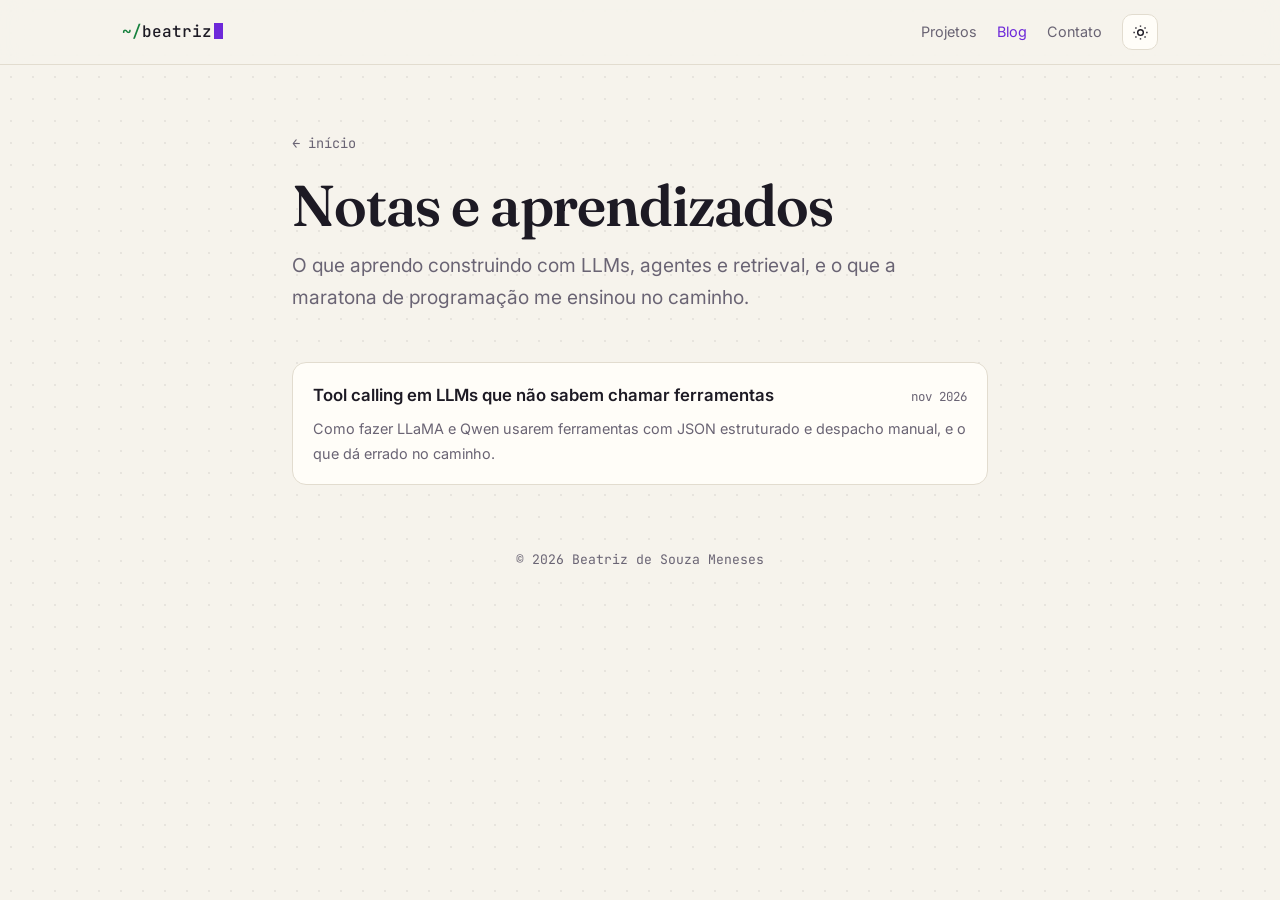
<file: blog/index.html>
<!DOCTYPE html>
<html lang="pt-BR">
<head>
  <meta charset="UTF-8" />
  <meta name="viewport" content="width=device-width, initial-scale=1.0" />
  <title>Blog · Beatriz Meneses</title>
  <meta name="description" content="Notas e aprendizados de Beatriz Meneses sobre LLMs, agentes, retrieval e programação competitiva." />
  <link rel="preconnect" href="https://fonts.googleapis.com" />
  <link rel="preconnect" href="https://fonts.gstatic.com" crossorigin />
  <link href="https://fonts.googleapis.com/css2?family=Fraunces:ital,opsz,wght@0,9..144,500;0,9..144,600;1,9..144,500&family=Inter:wght@400;500;600;700&family=JetBrains+Mono:wght@400;500&display=swap" rel="stylesheet" />
  <link rel="stylesheet" href="../assets/css/style.css" />
  <script>try { const t = localStorage.getItem('theme'); if (t) document.documentElement.dataset.theme = t; } catch (e) {}</script>
</head>
<body>
  <header class="nav">
    <div class="container nav-inner">
      <a href="../" class="logo"><span class="prompt">~/</span>beatriz<span class="cursor"></span></a>
      <nav class="nav-links">
        <a href="../#projetos">Projetos</a>
        <a href="./" class="active">Blog</a>
        <a href="../#contato" class="hide-sm">Contato</a>
        <button class="theme-toggle" id="themeToggle" aria-label="Alternar tema">
          <svg class="icon-sun" viewBox="0 0 24 24" width="17" height="17" fill="none" stroke="currentColor" stroke-width="2"><circle cx="12" cy="12" r="4"/><path d="M12 2v2M12 20v2M4.9 4.9l1.4 1.4M17.7 17.7l1.4 1.4M2 12h2M20 12h2M4.9 19.1l1.4-1.4M17.7 6.3l1.4-1.4"/></svg>
          <svg class="icon-moon" viewBox="0 0 24 24" width="17" height="17" fill="none" stroke="currentColor" stroke-width="2"><path d="M21 12.8A9 9 0 1 1 11.2 3a7 7 0 0 0 9.8 9.8z"/></svg>
        </button>
      </nav>
    </div>
  </header>

  <main class="container narrow">
    <div class="article-head">
      <a class="back" href="../">← início</a>
      <h1>Notas e aprendizados</h1>
      <p class="tagline">O que aprendo construindo com LLMs, agentes e retrieval, e o que a maratona de programação me ensinou no caminho.</p>
    </div>

    <!-- Para publicar um texto novo: copie um arquivo .html desta pasta, troque o conteúdo
         e adicione um <a class="post-item"> abaixo (o mais recente primeiro). -->
    <div class="post-list" style="margin-top:2rem">
      <a class="post-item" href="tool-calling-sem-suporte-nativo.html">
        <h3>Tool calling em LLMs que não sabem chamar ferramentas</h3>
        <time datetime="2026-11-09">nov 2026</time>
        <p>Como fazer LLaMA e Qwen usarem ferramentas com JSON estruturado e despacho manual, e o que dá errado no caminho.</p>
      </a>
    </div>
  </main>

  <footer class="container footer">© <span id="year"></span> Beatriz de Souza Meneses</footer>
  <script src="../assets/js/main.js"></script>
</body>
</html>
</file>
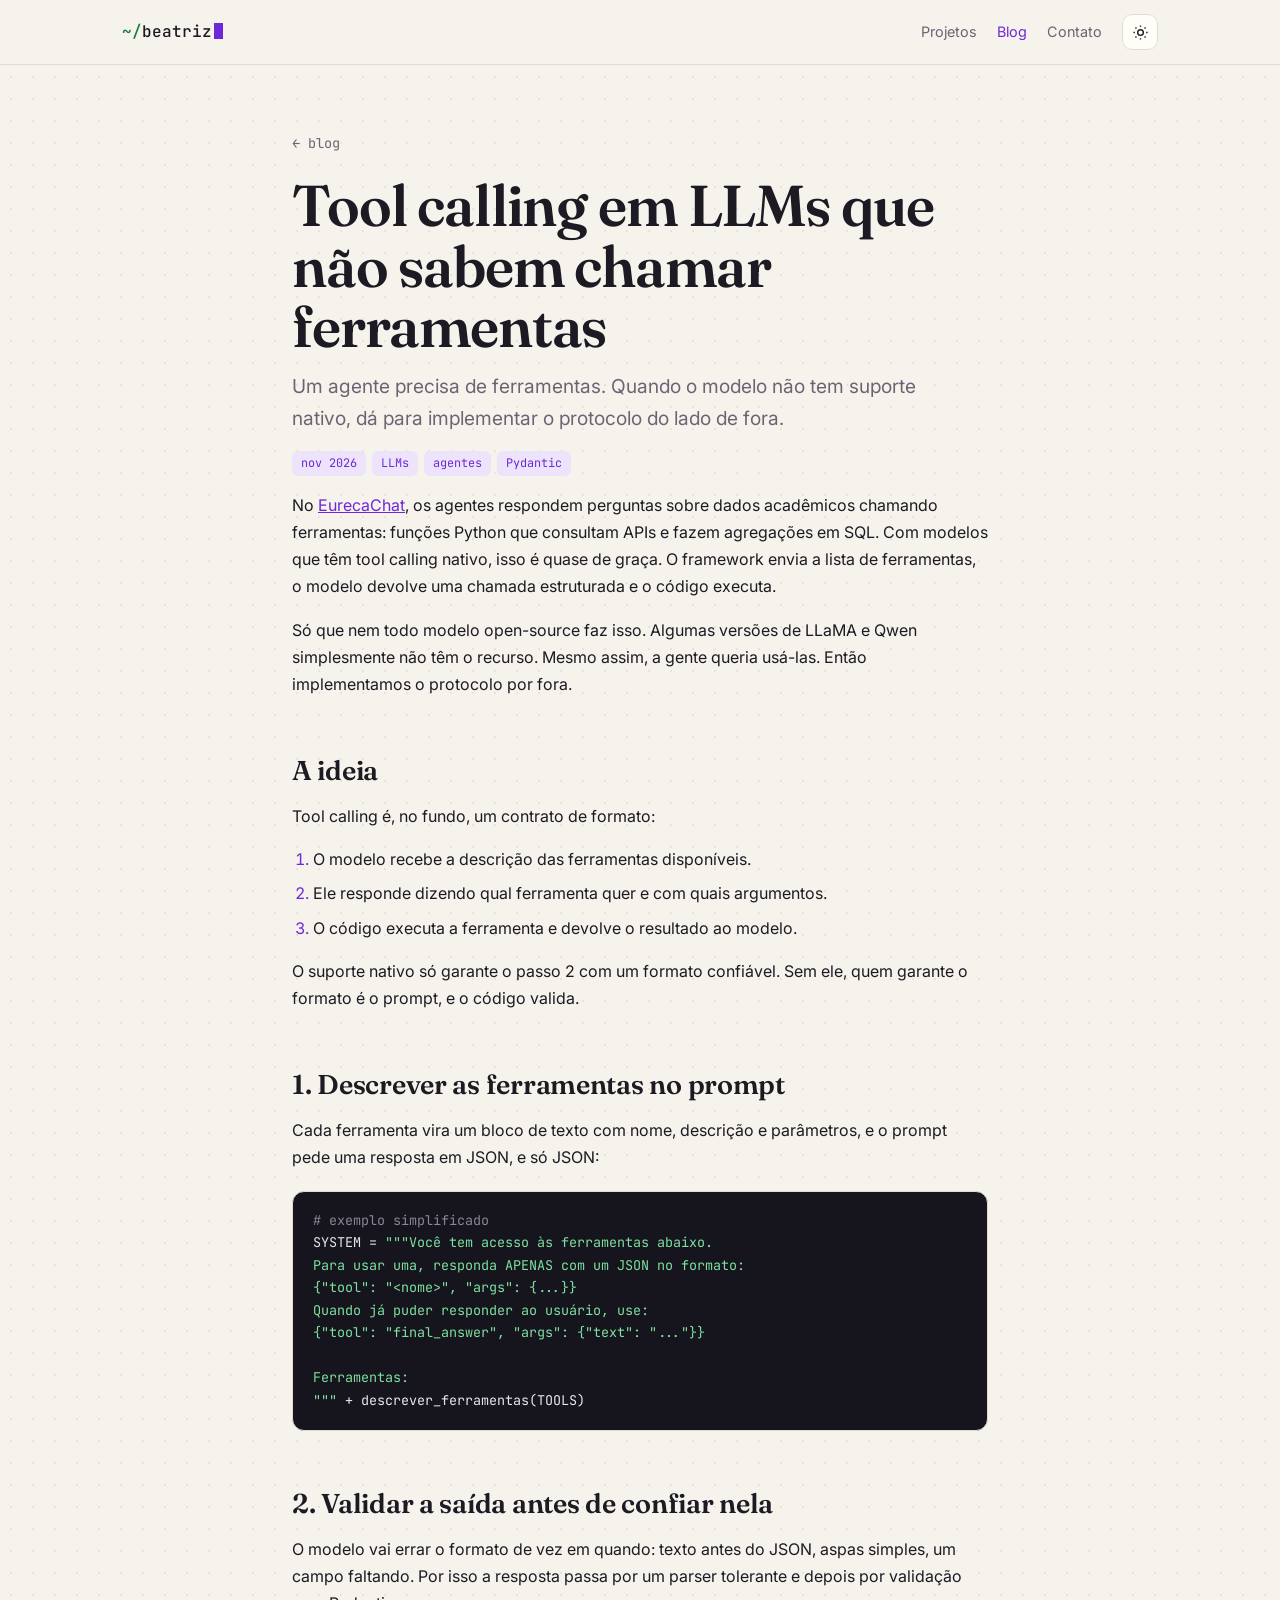
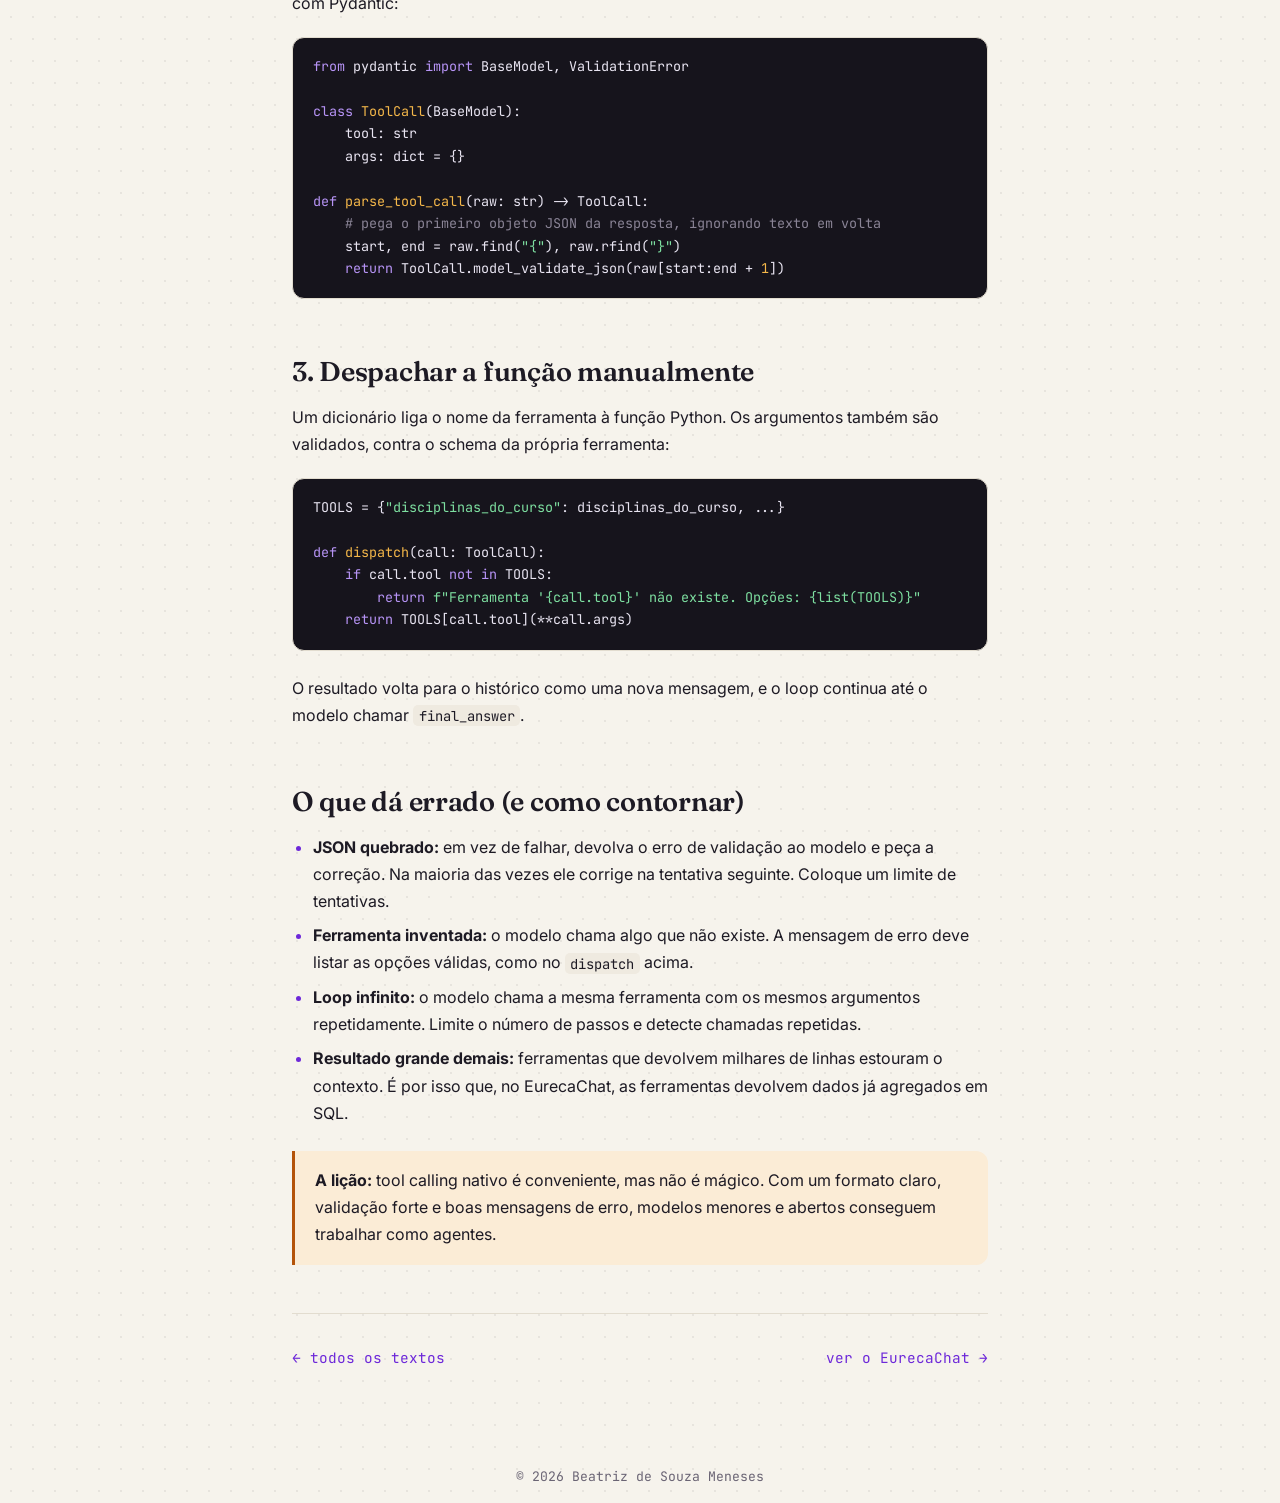
<file: blog/tool-calling-sem-suporte-nativo.html>
<!DOCTYPE html>
<html lang="pt-BR">
<head>
  <meta charset="UTF-8" />
  <meta name="viewport" content="width=device-width, initial-scale=1.0" />
  <title>Tool calling sem suporte nativo · Beatriz Meneses</title>
  <meta name="description" content="Como fazer LLMs open-source sem tool calling nativo usarem ferramentas com saída JSON estruturada e despacho manual de funções." />
  <link rel="preconnect" href="https://fonts.googleapis.com" />
  <link rel="preconnect" href="https://fonts.gstatic.com" crossorigin />
  <link href="https://fonts.googleapis.com/css2?family=Fraunces:ital,opsz,wght@0,9..144,500;0,9..144,600;1,9..144,500&family=Inter:wght@400;500;600;700&family=JetBrains+Mono:wght@400;500&display=swap" rel="stylesheet" />
  <link rel="stylesheet" href="../assets/css/style.css" />
  <script>try { const t = localStorage.getItem('theme'); if (t) document.documentElement.dataset.theme = t; } catch (e) {}</script>
</head>
<body>
  <header class="nav">
    <div class="container nav-inner">
      <a href="../" class="logo"><span class="prompt">~/</span>beatriz<span class="cursor"></span></a>
      <nav class="nav-links">
        <a href="../#projetos">Projetos</a>
        <a href="./" class="active">Blog</a>
        <a href="../#contato" class="hide-sm">Contato</a>
        <button class="theme-toggle" id="themeToggle" aria-label="Alternar tema">
          <svg class="icon-sun" viewBox="0 0 24 24" width="17" height="17" fill="none" stroke="currentColor" stroke-width="2"><circle cx="12" cy="12" r="4"/><path d="M12 2v2M12 20v2M4.9 4.9l1.4 1.4M17.7 17.7l1.4 1.4M2 12h2M20 12h2M4.9 19.1l1.4-1.4M17.7 6.3l1.4-1.4"/></svg>
          <svg class="icon-moon" viewBox="0 0 24 24" width="17" height="17" fill="none" stroke="currentColor" stroke-width="2"><path d="M21 12.8A9 9 0 1 1 11.2 3a7 7 0 0 0 9.8 9.8z"/></svg>
        </button>
      </nav>
    </div>
  </header>

  <main class="container narrow">
    <div class="article-head">
      <a class="back" href="./">← blog</a>
      <h1>Tool calling em LLMs que não sabem chamar ferramentas</h1>
      <p class="tagline">Um agente precisa de ferramentas. Quando o modelo não tem suporte nativo, dá para implementar o protocolo do lado de fora.</p>
      <div class="chips" style="margin-top:1rem">
        <time class="chip" datetime="2026-11-09">nov 2026</time>
        <span class="chip">LLMs</span><span class="chip">agentes</span><span class="chip">Pydantic</span>
      </div>
    </div>

    <article class="prose">
      <p>
        No <a href="../projetos/eurecachat.html">EurecaChat</a>, os agentes respondem perguntas sobre dados
        acadêmicos chamando ferramentas: funções Python que consultam APIs e fazem agregações em SQL. Com modelos
        que têm tool calling nativo, isso é quase de graça. O framework envia a lista de ferramentas, o modelo
        devolve uma chamada estruturada e o código executa.
      </p>
      <p>
        Só que nem todo modelo open-source faz isso. Algumas versões de LLaMA e Qwen simplesmente não têm o
        recurso. Mesmo assim, a gente queria usá-las. Então implementamos o protocolo por fora.
      </p>

      <h2>A ideia</h2>
      <p>Tool calling é, no fundo, um contrato de formato:</p>
      <ol>
        <li>O modelo recebe a descrição das ferramentas disponíveis.</li>
        <li>Ele responde dizendo qual ferramenta quer e com quais argumentos.</li>
        <li>O código executa a ferramenta e devolve o resultado ao modelo.</li>
      </ol>
      <p>O suporte nativo só garante o passo 2 com um formato confiável. Sem ele, quem garante o formato é o prompt, e o código valida.</p>

      <h2>1. Descrever as ferramentas no prompt</h2>
      <p>Cada ferramenta vira um bloco de texto com nome, descrição e parâmetros, e o prompt pede uma resposta em JSON, e só JSON:</p>
<pre><code><span class="c"># exemplo simplificado</span>
SYSTEM = <span class="s">"""Você tem acesso às ferramentas abaixo.
Para usar uma, responda APENAS com um JSON no formato:
{"tool": "&lt;nome&gt;", "args": {...}}
Quando já puder responder ao usuário, use:
{"tool": "final_answer", "args": {"text": "..."}}

Ferramentas:
"""</span> + descrever_ferramentas(TOOLS)</code></pre>

      <h2>2. Validar a saída antes de confiar nela</h2>
      <p>
        O modelo vai errar o formato de vez em quando: texto antes do JSON, aspas simples, um campo faltando.
        Por isso a resposta passa por um parser tolerante e depois por validação com Pydantic:
      </p>
<pre><code><span class="k">from</span> pydantic <span class="k">import</span> BaseModel, ValidationError

<span class="k">class</span> <span class="w">ToolCall</span>(BaseModel):
    tool: str
    args: dict = {}

<span class="k">def</span> <span class="w">parse_tool_call</span>(raw: str) -&gt; ToolCall:
    <span class="c"># pega o primeiro objeto JSON da resposta, ignorando texto em volta</span>
    start, end = raw.find(<span class="s">"{"</span>), raw.rfind(<span class="s">"}"</span>)
    <span class="k">return</span> ToolCall.model_validate_json(raw[start:end + <span class="w">1</span>])</code></pre>

      <h2>3. Despachar a função manualmente</h2>
      <p>Um dicionário liga o nome da ferramenta à função Python. Os argumentos também são validados, contra o schema da própria ferramenta:</p>
<pre><code>TOOLS = {<span class="s">"disciplinas_do_curso"</span>: disciplinas_do_curso, ...}

<span class="k">def</span> <span class="w">dispatch</span>(call: ToolCall):
    <span class="k">if</span> call.tool <span class="k">not in</span> TOOLS:
        <span class="k">return</span> <span class="s">f"Ferramenta '{call.tool}' não existe. Opções: {list(TOOLS)}"</span>
    <span class="k">return</span> TOOLS[call.tool](**call.args)</code></pre>
      <p>O resultado volta para o histórico como uma nova mensagem, e o loop continua até o modelo chamar <code>final_answer</code>.</p>

      <h2>O que dá errado (e como contornar)</h2>
      <ul>
        <li><strong>JSON quebrado:</strong> em vez de falhar, devolva o erro de validação ao modelo e peça a correção. Na maioria das vezes ele corrige na tentativa seguinte. Coloque um limite de tentativas.</li>
        <li><strong>Ferramenta inventada:</strong> o modelo chama algo que não existe. A mensagem de erro deve listar as opções válidas, como no <code>dispatch</code> acima.</li>
        <li><strong>Loop infinito:</strong> o modelo chama a mesma ferramenta com os mesmos argumentos repetidamente. Limite o número de passos e detecte chamadas repetidas.</li>
        <li><strong>Resultado grande demais:</strong> ferramentas que devolvem milhares de linhas estouram o contexto. É por isso que, no EurecaChat, as ferramentas devolvem dados já agregados em SQL.</li>
      </ul>

      <blockquote>
        <p><strong>A lição:</strong> tool calling nativo é conveniente, mas não é mágico. Com um formato claro, validação forte e boas mensagens de erro, modelos menores e abertos conseguem trabalhar como agentes.</p>
      </blockquote>

      <div class="next-proj">
        <a href="./">← todos os textos</a>
        <a href="../projetos/eurecachat.html">ver o EurecaChat →</a>
      </div>
    </article>
  </main>

  <footer class="container footer">© <span id="year"></span> Beatriz de Souza Meneses</footer>
  <script src="../assets/js/main.js"></script>
</body>
</html>
</file>
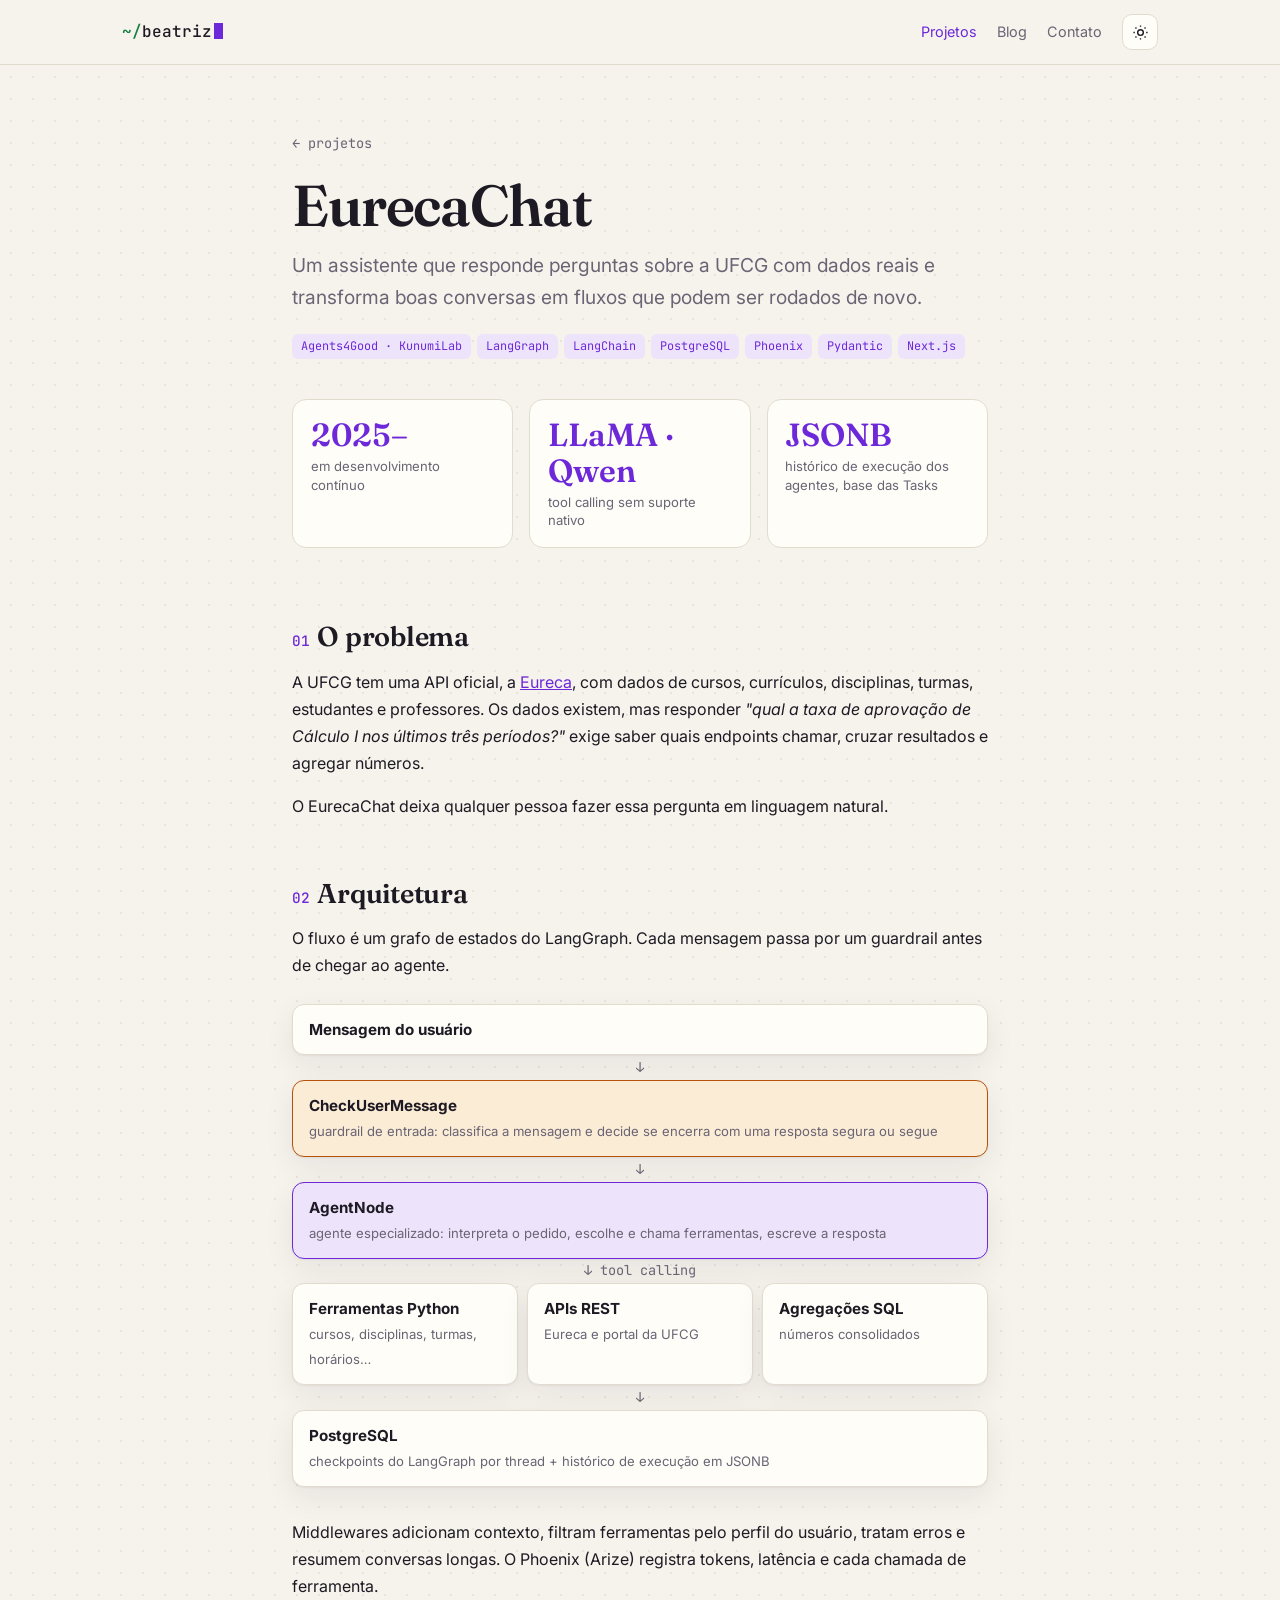
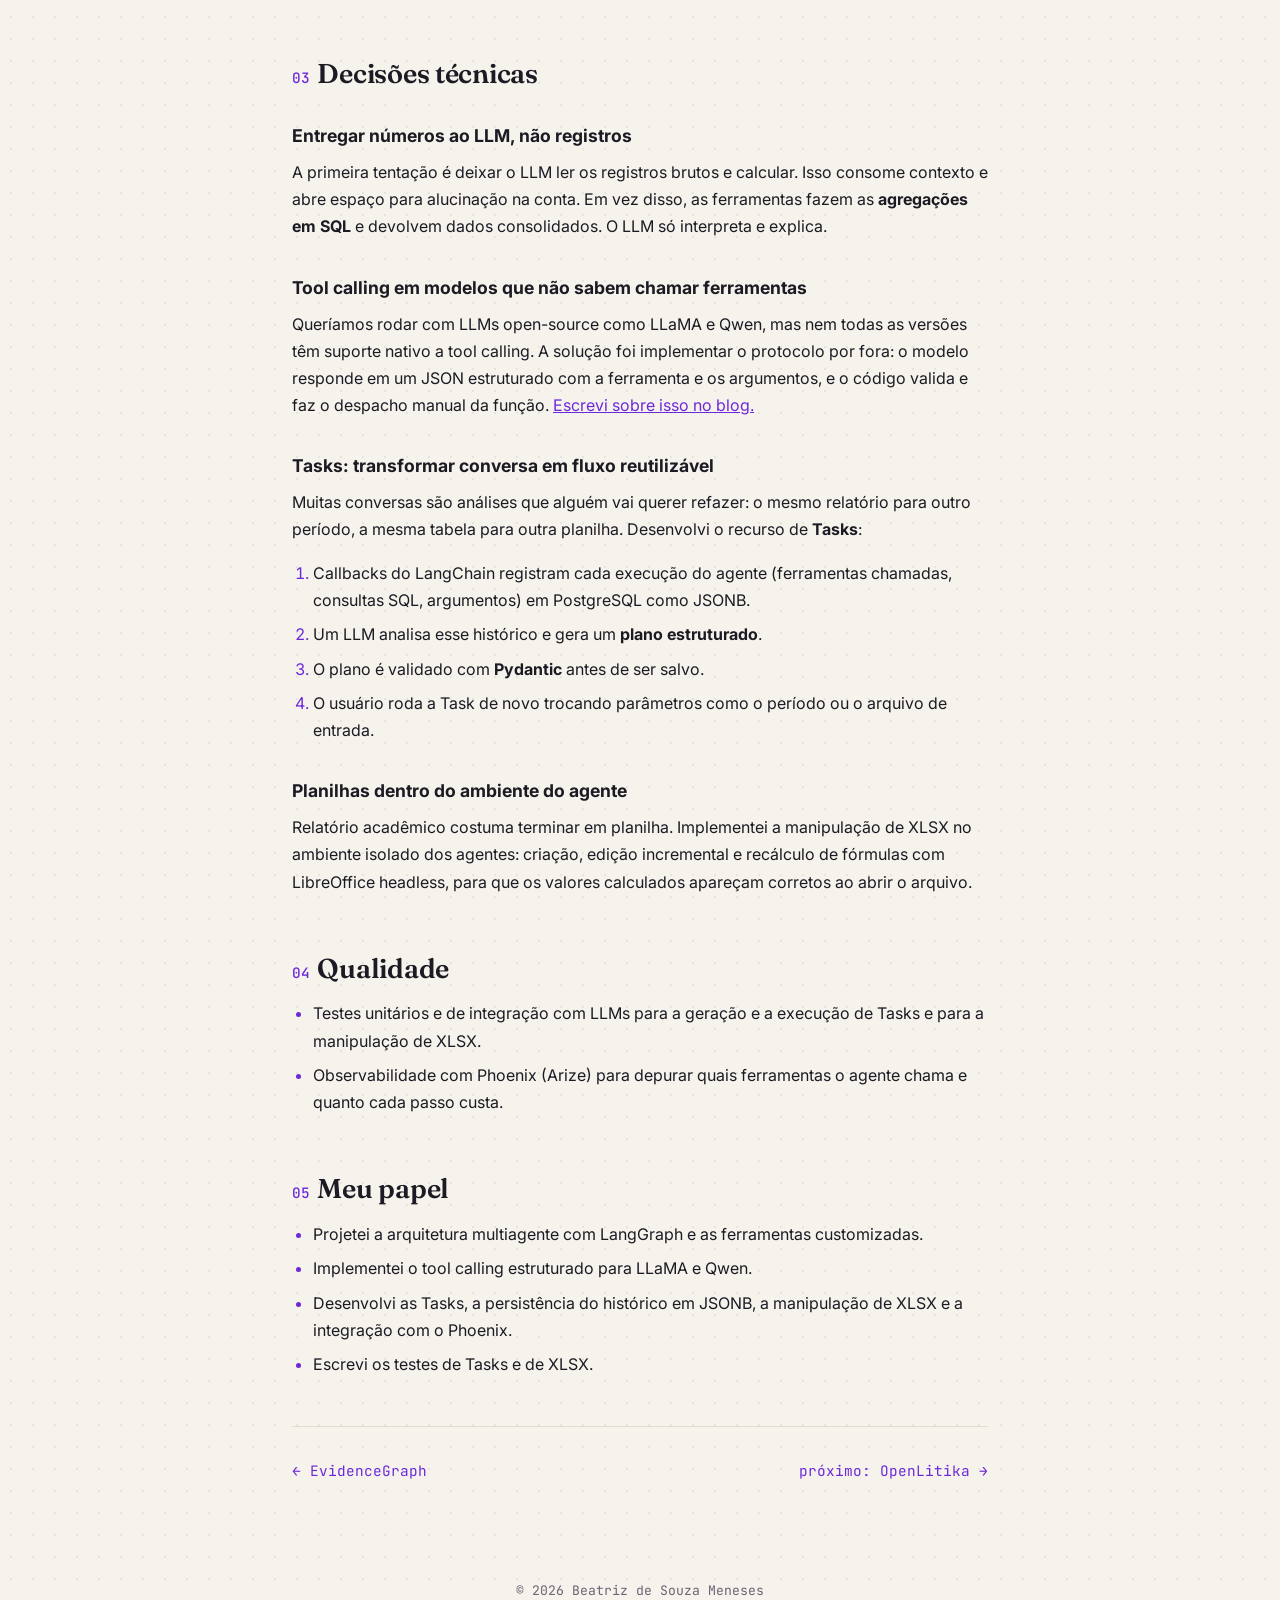
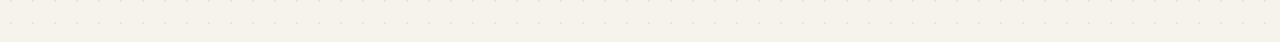
<file: projetos/eurecachat.html>
<!DOCTYPE html>
<html lang="pt-BR">
<head>
  <meta charset="UTF-8" />
  <meta name="viewport" content="width=device-width, initial-scale=1.0" />
  <title>EurecaChat · Beatriz Meneses</title>
  <meta name="description" content="Estudo de caso: assistente com agentes LangGraph para dados acadêmicos da UFCG, com tool calling para LLMs open-source e Tasks reutilizáveis." />
  <link rel="preconnect" href="https://fonts.googleapis.com" />
  <link rel="preconnect" href="https://fonts.gstatic.com" crossorigin />
  <link href="https://fonts.googleapis.com/css2?family=Fraunces:ital,opsz,wght@0,9..144,500;0,9..144,600;1,9..144,500&family=Inter:wght@400;500;600;700&family=JetBrains+Mono:wght@400;500&display=swap" rel="stylesheet" />
  <link rel="stylesheet" href="../assets/css/style.css" />
  <script>try { const t = localStorage.getItem('theme'); if (t) document.documentElement.dataset.theme = t; } catch (e) {}</script>
</head>
<body>
  <header class="nav">
    <div class="container nav-inner">
      <a href="../" class="logo"><span class="prompt">~/</span>beatriz<span class="cursor"></span></a>
      <nav class="nav-links">
        <a href="../#projetos" class="active">Projetos</a>
        <a href="../blog/">Blog</a>
        <a href="../#contato" class="hide-sm">Contato</a>
        <button class="theme-toggle" id="themeToggle" aria-label="Alternar tema">
          <svg class="icon-sun" viewBox="0 0 24 24" width="17" height="17" fill="none" stroke="currentColor" stroke-width="2"><circle cx="12" cy="12" r="4"/><path d="M12 2v2M12 20v2M4.9 4.9l1.4 1.4M17.7 17.7l1.4 1.4M2 12h2M20 12h2M4.9 19.1l1.4-1.4M17.7 6.3l1.4-1.4"/></svg>
          <svg class="icon-moon" viewBox="0 0 24 24" width="17" height="17" fill="none" stroke="currentColor" stroke-width="2"><path d="M21 12.8A9 9 0 1 1 11.2 3a7 7 0 0 0 9.8 9.8z"/></svg>
        </button>
      </nav>
    </div>
  </header>

  <main class="container narrow">
    <div class="article-head">
      <a class="back" href="../#projetos">← projetos</a>
      <h1>EurecaChat</h1>
      <p class="tagline">Um assistente que responde perguntas sobre a UFCG com dados reais e transforma boas conversas em fluxos que podem ser rodados de novo.</p>
      <div class="chips">
        <span class="chip">Agents4Good · KunumiLab</span>
        <span class="chip">LangGraph</span><span class="chip">LangChain</span><span class="chip">PostgreSQL</span><span class="chip">Phoenix</span><span class="chip">Pydantic</span><span class="chip">Next.js</span>
      </div>
      <div class="fact-row">
        <div class="metric"><b>2025–</b><span>em desenvolvimento contínuo</span></div>
        <div class="metric"><b>LLaMA · Qwen</b><span>tool calling sem suporte nativo</span></div>
        <div class="metric"><b>JSONB</b><span>histórico de execução dos agentes, base das Tasks</span></div>
      </div>
    </div>

    <article class="prose">
      <h2><span class="n">01</span>O problema</h2>
      <p>
        A UFCG tem uma API oficial, a <a href="https://eureca.sti.ufcg.edu.br/" target="_blank" rel="noopener">Eureca</a>,
        com dados de cursos, currículos, disciplinas, turmas, estudantes e professores. Os dados existem, mas
        responder <em>"qual a taxa de aprovação de Cálculo I nos últimos três períodos?"</em> exige saber quais
        endpoints chamar, cruzar resultados e agregar números.
      </p>
      <p>O EurecaChat deixa qualquer pessoa fazer essa pergunta em linguagem natural.</p>

      <h2><span class="n">02</span>Arquitetura</h2>
      <p>O fluxo é um grafo de estados do LangGraph. Cada mensagem passa por um guardrail antes de chegar ao agente.</p>
      <div class="flow">
        <div class="node"><b>Mensagem do usuário</b></div>
        <div class="arrow">↓</div>
        <div class="node warm"><b>CheckUserMessage</b><small>guardrail de entrada: classifica a mensagem e decide se encerra com uma resposta segura ou segue</small></div>
        <div class="arrow">↓</div>
        <div class="node hl"><b>AgentNode</b><small>agente especializado: interpreta o pedido, escolhe e chama ferramentas, escreve a resposta</small></div>
        <div class="arrow">↓ tool calling</div>
        <div class="split three">
          <div class="node"><b>Ferramentas Python</b><small>cursos, disciplinas, turmas, horários…</small></div>
          <div class="node"><b>APIs REST</b><small>Eureca e portal da UFCG</small></div>
          <div class="node"><b>Agregações SQL</b><small>números consolidados</small></div>
        </div>
        <div class="arrow">↓</div>
        <div class="node"><b>PostgreSQL</b><small>checkpoints do LangGraph por thread + histórico de execução em JSONB</small></div>
      </div>
      <p>Middlewares adicionam contexto, filtram ferramentas pelo perfil do usuário, tratam erros e resumem conversas longas. O Phoenix (Arize) registra tokens, latência e cada chamada de ferramenta.</p>

      <h2><span class="n">03</span>Decisões técnicas</h2>

      <h3>Entregar números ao LLM, não registros</h3>
      <p>
        A primeira tentação é deixar o LLM ler os registros brutos e calcular. Isso consome contexto e abre
        espaço para alucinação na conta. Em vez disso, as ferramentas fazem as <strong>agregações em SQL</strong>
        e devolvem dados consolidados. O LLM só interpreta e explica.
      </p>

      <h3>Tool calling em modelos que não sabem chamar ferramentas</h3>
      <p>
        Queríamos rodar com LLMs open-source como LLaMA e Qwen, mas nem todas as versões têm suporte nativo a
        tool calling. A solução foi implementar o protocolo por fora: o modelo responde em um JSON estruturado
        com a ferramenta e os argumentos, e o código valida e faz o despacho manual da função.
        <a href="../blog/tool-calling-sem-suporte-nativo.html">Escrevi sobre isso no blog.</a>
      </p>

      <h3>Tasks: transformar conversa em fluxo reutilizável</h3>
      <p>
        Muitas conversas são análises que alguém vai querer refazer: o mesmo relatório para outro período, a
        mesma tabela para outra planilha. Desenvolvi o recurso de <strong>Tasks</strong>:
      </p>
      <ol>
        <li>Callbacks do LangChain registram cada execução do agente (ferramentas chamadas, consultas SQL, argumentos) em PostgreSQL como JSONB.</li>
        <li>Um LLM analisa esse histórico e gera um <strong>plano estruturado</strong>.</li>
        <li>O plano é validado com <strong>Pydantic</strong> antes de ser salvo.</li>
        <li>O usuário roda a Task de novo trocando parâmetros como o período ou o arquivo de entrada.</li>
      </ol>

      <h3>Planilhas dentro do ambiente do agente</h3>
      <p>
        Relatório acadêmico costuma terminar em planilha. Implementei a manipulação de XLSX no ambiente isolado
        dos agentes: criação, edição incremental e recálculo de fórmulas com LibreOffice headless, para que os
        valores calculados apareçam corretos ao abrir o arquivo.
      </p>

      <h2><span class="n">04</span>Qualidade</h2>
      <ul>
        <li>Testes unitários e de integração com LLMs para a geração e a execução de Tasks e para a manipulação de XLSX.</li>
        <li>Observabilidade com Phoenix (Arize) para depurar quais ferramentas o agente chama e quanto cada passo custa.</li>
      </ul>

      <h2><span class="n">05</span>Meu papel</h2>
      <ul>
        <li>Projetei a arquitetura multiagente com LangGraph e as ferramentas customizadas.</li>
        <li>Implementei o tool calling estruturado para LLaMA e Qwen.</li>
        <li>Desenvolvi as Tasks, a persistência do histórico em JSONB, a manipulação de XLSX e a integração com o Phoenix.</li>
        <li>Escrevi os testes de Tasks e de XLSX.</li>
      </ul>

      <div class="next-proj">
        <a href="evidencegraph.html">← EvidenceGraph</a>
        <a href="openlitika.html">próximo: OpenLitika →</a>
      </div>
    </article>
  </main>

  <footer class="container footer">© <span id="year"></span> Beatriz de Souza Meneses</footer>
  <script src="../assets/js/main.js"></script>
</body>
</html>
</file>
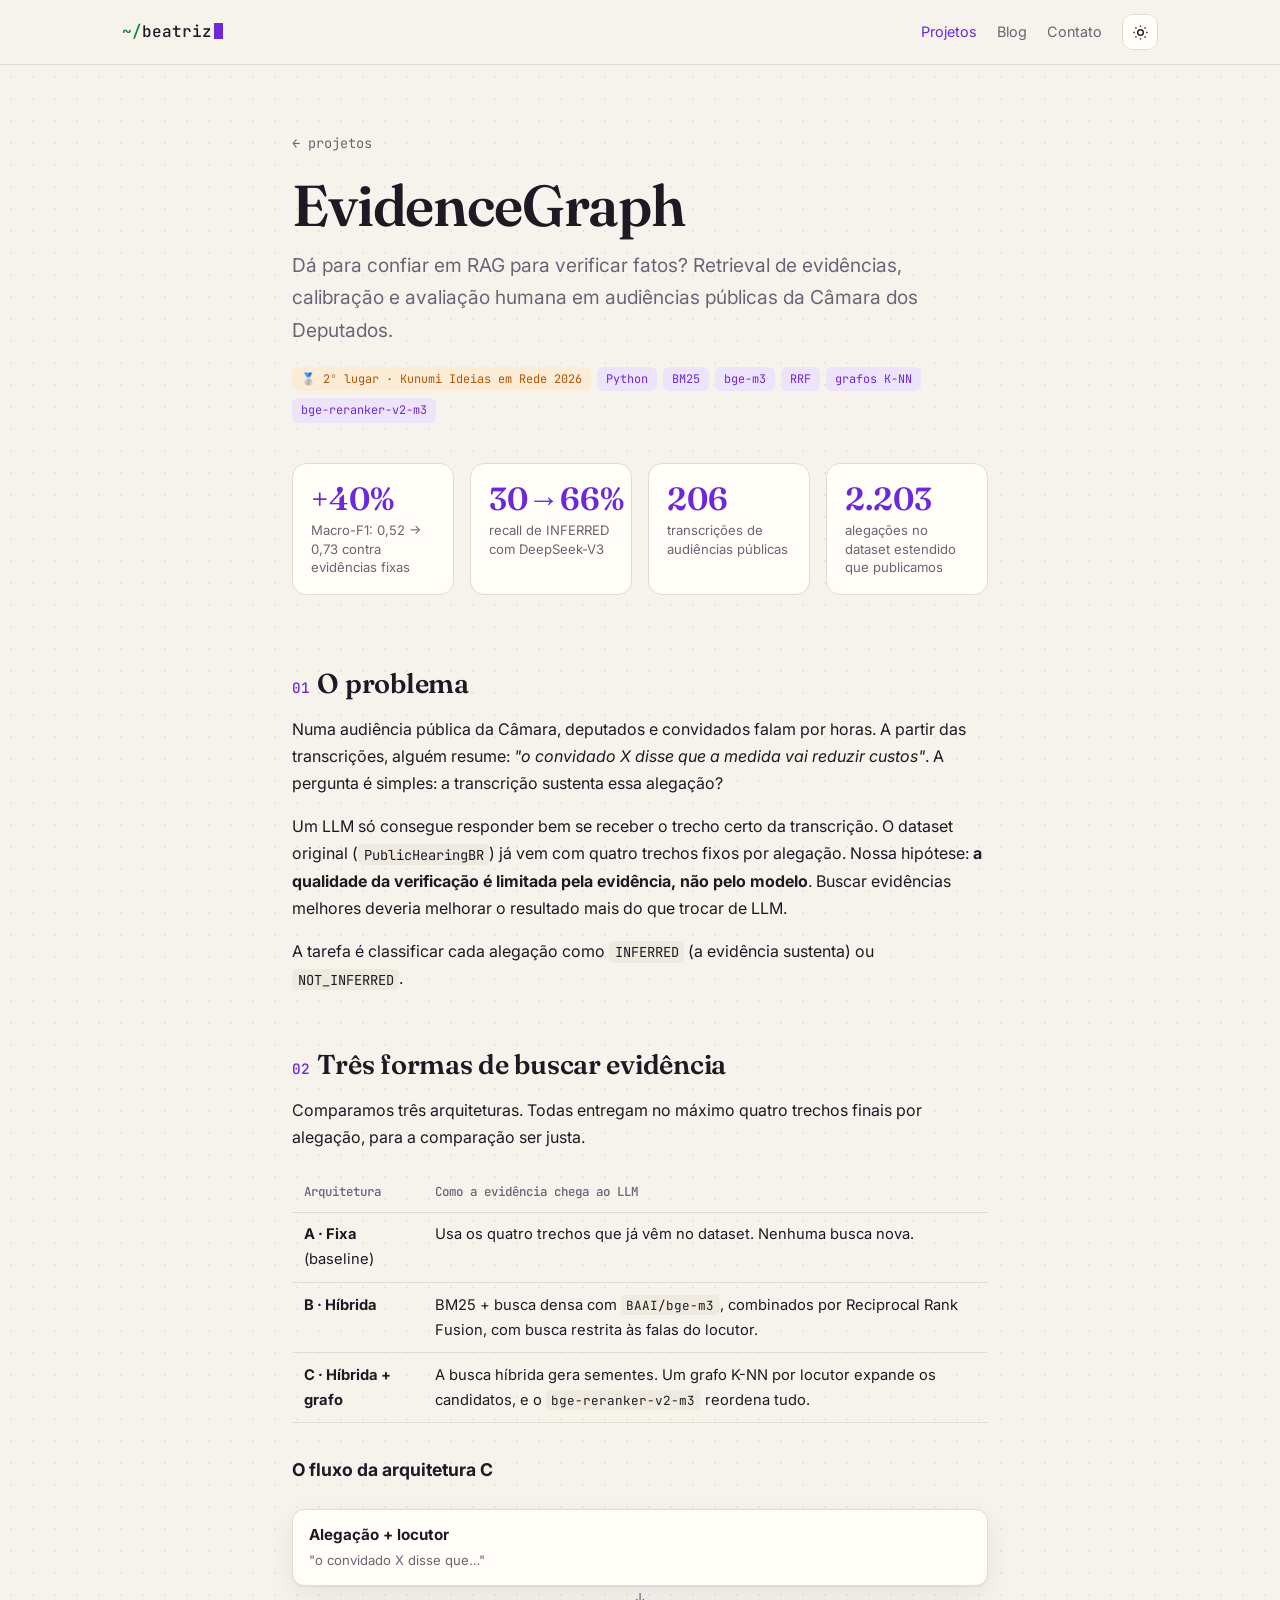
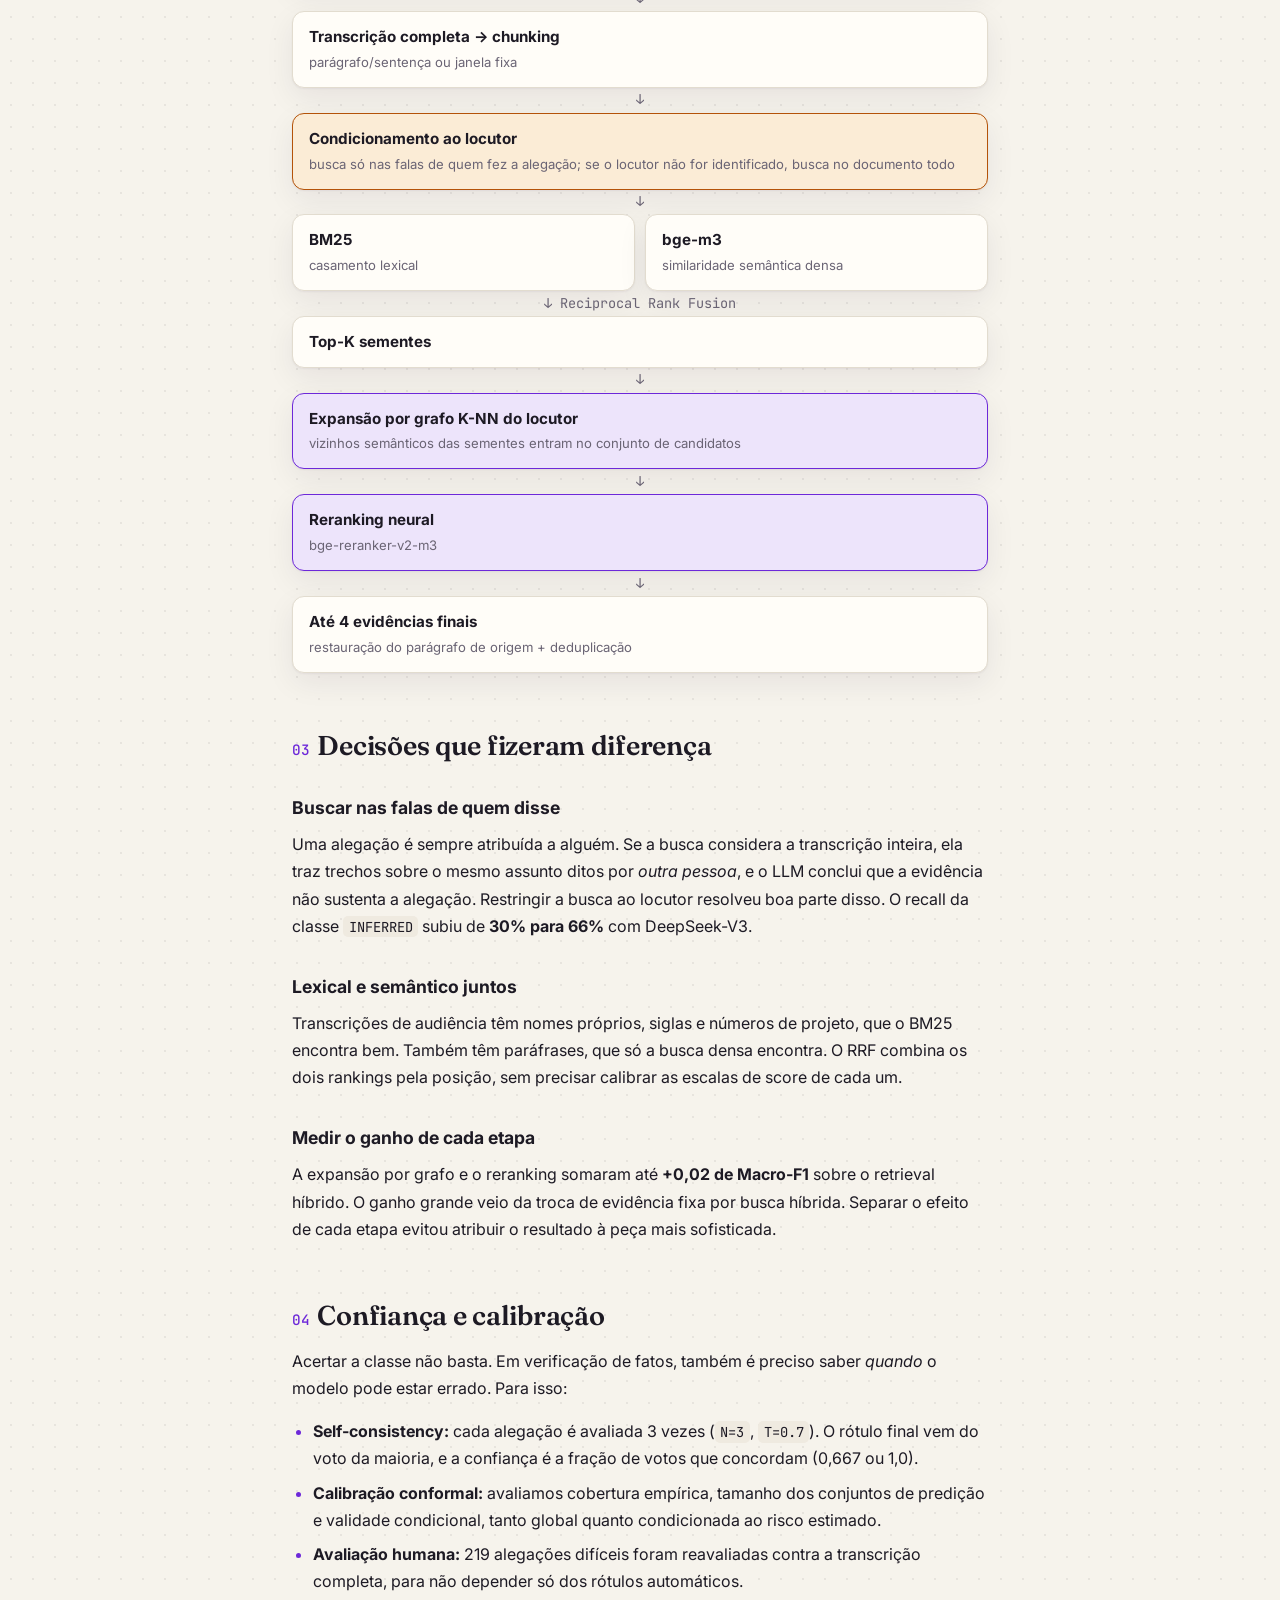
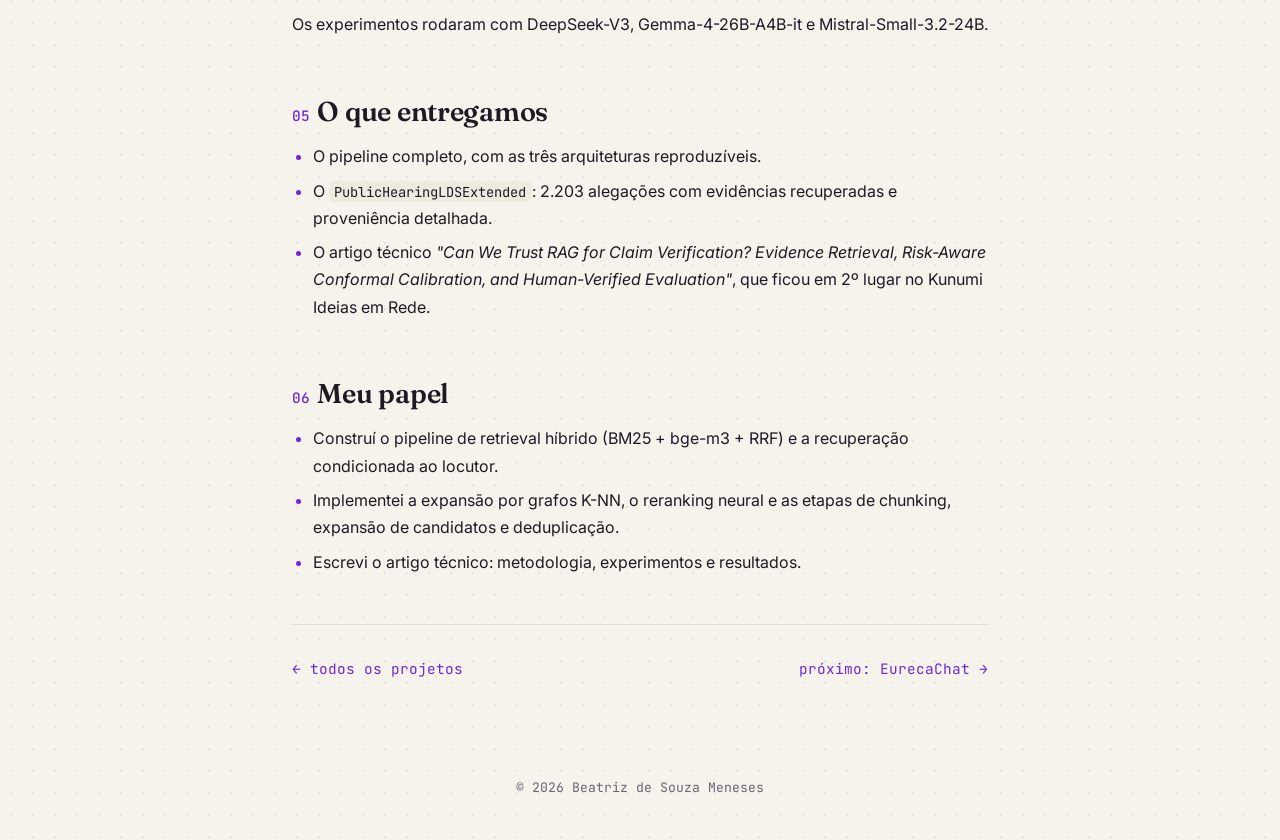
<file: projetos/evidencegraph.html>
<!DOCTYPE html>
<html lang="pt-BR">
<head>
  <meta charset="UTF-8" />
  <meta name="viewport" content="width=device-width, initial-scale=1.0" />
  <title>EvidenceGraph · Beatriz Meneses</title>
  <meta name="description" content="Estudo de caso: retrieval híbrido com grafos K-NN e calibração conformal para verificação de fatos em audiências públicas da Câmara dos Deputados." />
  <link rel="preconnect" href="https://fonts.googleapis.com" />
  <link rel="preconnect" href="https://fonts.gstatic.com" crossorigin />
  <link href="https://fonts.googleapis.com/css2?family=Fraunces:ital,opsz,wght@0,9..144,500;0,9..144,600;1,9..144,500&family=Inter:wght@400;500;600;700&family=JetBrains+Mono:wght@400;500&display=swap" rel="stylesheet" />
  <link rel="stylesheet" href="../assets/css/style.css" />
  <script>try { const t = localStorage.getItem('theme'); if (t) document.documentElement.dataset.theme = t; } catch (e) {}</script>
</head>
<body>
  <header class="nav">
    <div class="container nav-inner">
      <a href="../" class="logo"><span class="prompt">~/</span>beatriz<span class="cursor"></span></a>
      <nav class="nav-links">
        <a href="../#projetos" class="active">Projetos</a>
        <a href="../blog/">Blog</a>
        <a href="../#contato" class="hide-sm">Contato</a>
        <button class="theme-toggle" id="themeToggle" aria-label="Alternar tema">
          <svg class="icon-sun" viewBox="0 0 24 24" width="17" height="17" fill="none" stroke="currentColor" stroke-width="2"><circle cx="12" cy="12" r="4"/><path d="M12 2v2M12 20v2M4.9 4.9l1.4 1.4M17.7 17.7l1.4 1.4M2 12h2M20 12h2M4.9 19.1l1.4-1.4M17.7 6.3l1.4-1.4"/></svg>
          <svg class="icon-moon" viewBox="0 0 24 24" width="17" height="17" fill="none" stroke="currentColor" stroke-width="2"><path d="M21 12.8A9 9 0 1 1 11.2 3a7 7 0 0 0 9.8 9.8z"/></svg>
        </button>
      </nav>
    </div>
  </header>

  <main class="container narrow">
    <div class="article-head">
      <a class="back" href="../#projetos">← projetos</a>
      <h1>EvidenceGraph</h1>
      <p class="tagline">Dá para confiar em RAG para verificar fatos? Retrieval de evidências, calibração e avaliação humana em audiências públicas da Câmara dos Deputados.</p>
      <div class="chips">
        <span class="chip warm">🥈 2º lugar · Kunumi Ideias em Rede 2026</span>
        <span class="chip">Python</span><span class="chip">BM25</span><span class="chip">bge-m3</span><span class="chip">RRF</span><span class="chip">grafos K-NN</span><span class="chip">bge-reranker-v2-m3</span>
      </div>
      <div class="fact-row">
        <div class="metric"><b>+40%</b><span>Macro-F1: 0,52 → 0,73 contra evidências fixas</span></div>
        <div class="metric"><b>30→66%</b><span>recall de INFERRED com DeepSeek-V3</span></div>
        <div class="metric"><b>206</b><span>transcrições de audiências públicas</span></div>
        <div class="metric"><b>2.203</b><span>alegações no dataset estendido que publicamos</span></div>
      </div>
    </div>

    <article class="prose">
      <h2><span class="n">01</span>O problema</h2>
      <p>
        Numa audiência pública da Câmara, deputados e convidados falam por horas. A partir das transcrições,
        alguém resume: <em>"o convidado X disse que a medida vai reduzir custos"</em>. A pergunta é simples: a
        transcrição sustenta essa alegação?
      </p>
      <p>
        Um LLM só consegue responder bem se receber o trecho certo da transcrição. O dataset original
        (<code>PublicHearingBR</code>) já vem com quatro trechos fixos por alegação. Nossa hipótese: <strong>a
        qualidade da verificação é limitada pela evidência, não pelo modelo</strong>. Buscar evidências melhores
        deveria melhorar o resultado mais do que trocar de LLM.
      </p>
      <p>A tarefa é classificar cada alegação como <code>INFERRED</code> (a evidência sustenta) ou <code>NOT_INFERRED</code>.</p>

      <h2><span class="n">02</span>Três formas de buscar evidência</h2>
      <p>Comparamos três arquiteturas. Todas entregam no máximo quatro trechos finais por alegação, para a comparação ser justa.</p>
      <table>
        <thead><tr><th>Arquitetura</th><th>Como a evidência chega ao LLM</th></tr></thead>
        <tbody>
          <tr><td><strong>A · Fixa</strong> (baseline)</td><td>Usa os quatro trechos que já vêm no dataset. Nenhuma busca nova.</td></tr>
          <tr><td><strong>B · Híbrida</strong></td><td>BM25 + busca densa com <code>BAAI/bge-m3</code>, combinados por Reciprocal Rank Fusion, com busca restrita às falas do locutor.</td></tr>
          <tr><td><strong>C · Híbrida + grafo</strong></td><td>A busca híbrida gera sementes. Um grafo K-NN por locutor expande os candidatos, e o <code>bge-reranker-v2-m3</code> reordena tudo.</td></tr>
        </tbody>
      </table>

      <h3>O fluxo da arquitetura C</h3>
      <div class="flow">
        <div class="node"><b>Alegação + locutor</b><small>"o convidado X disse que…"</small></div>
        <div class="arrow">↓</div>
        <div class="node"><b>Transcrição completa → chunking</b><small>parágrafo/sentença ou janela fixa</small></div>
        <div class="arrow">↓</div>
        <div class="node warm"><b>Condicionamento ao locutor</b><small>busca só nas falas de quem fez a alegação; se o locutor não for identificado, busca no documento todo</small></div>
        <div class="arrow">↓</div>
        <div class="split">
          <div class="node"><b>BM25</b><small>casamento lexical</small></div>
          <div class="node"><b>bge-m3</b><small>similaridade semântica densa</small></div>
        </div>
        <div class="arrow">↓ Reciprocal Rank Fusion</div>
        <div class="node"><b>Top-K sementes</b></div>
        <div class="arrow">↓</div>
        <div class="node hl"><b>Expansão por grafo K-NN do locutor</b><small>vizinhos semânticos das sementes entram no conjunto de candidatos</small></div>
        <div class="arrow">↓</div>
        <div class="node hl"><b>Reranking neural</b><small>bge-reranker-v2-m3</small></div>
        <div class="arrow">↓</div>
        <div class="node"><b>Até 4 evidências finais</b><small>restauração do parágrafo de origem + deduplicação</small></div>
      </div>

      <h2><span class="n">03</span>Decisões que fizeram diferença</h2>
      <h3>Buscar nas falas de quem disse</h3>
      <p>
        Uma alegação é sempre atribuída a alguém. Se a busca considera a transcrição inteira, ela traz trechos
        sobre o mesmo assunto ditos por <em>outra pessoa</em>, e o LLM conclui que a evidência não sustenta a
        alegação. Restringir a busca ao locutor resolveu boa parte disso. O recall da classe
        <code>INFERRED</code> subiu de <strong>30% para 66%</strong> com DeepSeek-V3.
      </p>
      <h3>Lexical e semântico juntos</h3>
      <p>
        Transcrições de audiência têm nomes próprios, siglas e números de projeto, que o BM25 encontra bem.
        Também têm paráfrases, que só a busca densa encontra. O RRF combina os dois rankings pela posição, sem
        precisar calibrar as escalas de score de cada um.
      </p>
      <h3>Medir o ganho de cada etapa</h3>
      <p>
        A expansão por grafo e o reranking somaram até <strong>+0,02 de Macro-F1</strong> sobre o retrieval
        híbrido. O ganho grande veio da troca de evidência fixa por busca híbrida. Separar o efeito de cada
        etapa evitou atribuir o resultado à peça mais sofisticada.
      </p>

      <h2><span class="n">04</span>Confiança e calibração</h2>
      <p>
        Acertar a classe não basta. Em verificação de fatos, também é preciso saber <em>quando</em> o modelo pode
        estar errado. Para isso:
      </p>
      <ul>
        <li><strong>Self-consistency:</strong> cada alegação é avaliada 3 vezes (<code>N=3</code>, <code>T=0.7</code>). O rótulo final vem do voto da maioria, e a confiança é a fração de votos que concordam (0,667 ou 1,0).</li>
        <li><strong>Calibração conformal:</strong> avaliamos cobertura empírica, tamanho dos conjuntos de predição e validade condicional, tanto global quanto condicionada ao risco estimado.</li>
        <li><strong>Avaliação humana:</strong> 219 alegações difíceis foram reavaliadas contra a transcrição completa, para não depender só dos rótulos automáticos.</li>
      </ul>
      <p>Os experimentos rodaram com DeepSeek-V3, Gemma-4-26B-A4B-it e Mistral-Small-3.2-24B.</p>

      <h2><span class="n">05</span>O que entregamos</h2>
      <ul>
        <li>O pipeline completo, com as três arquiteturas reproduzíveis.</li>
        <li>O <code>PublicHearingLDSExtended</code>: 2.203 alegações com evidências recuperadas e proveniência detalhada.</li>
        <li>O artigo técnico <em>"Can We Trust RAG for Claim Verification? Evidence Retrieval, Risk-Aware Conformal Calibration, and Human-Verified Evaluation"</em>, que ficou em 2º lugar no Kunumi Ideias em Rede.</li>
      </ul>

      <h2><span class="n">06</span>Meu papel</h2>
      <ul>
        <li>Construí o pipeline de retrieval híbrido (BM25 + bge-m3 + RRF) e a recuperação condicionada ao locutor.</li>
        <li>Implementei a expansão por grafos K-NN, o reranking neural e as etapas de chunking, expansão de candidatos e deduplicação.</li>
        <li>Escrevi o artigo técnico: metodologia, experimentos e resultados.</li>
      </ul>

      <div class="next-proj">
        <a href="../#projetos">← todos os projetos</a>
        <a href="eurecachat.html">próximo: EurecaChat →</a>
      </div>
    </article>
  </main>

  <footer class="container footer">© <span id="year"></span> Beatriz de Souza Meneses</footer>
  <script src="../assets/js/main.js"></script>
</body>
</html>
</file>
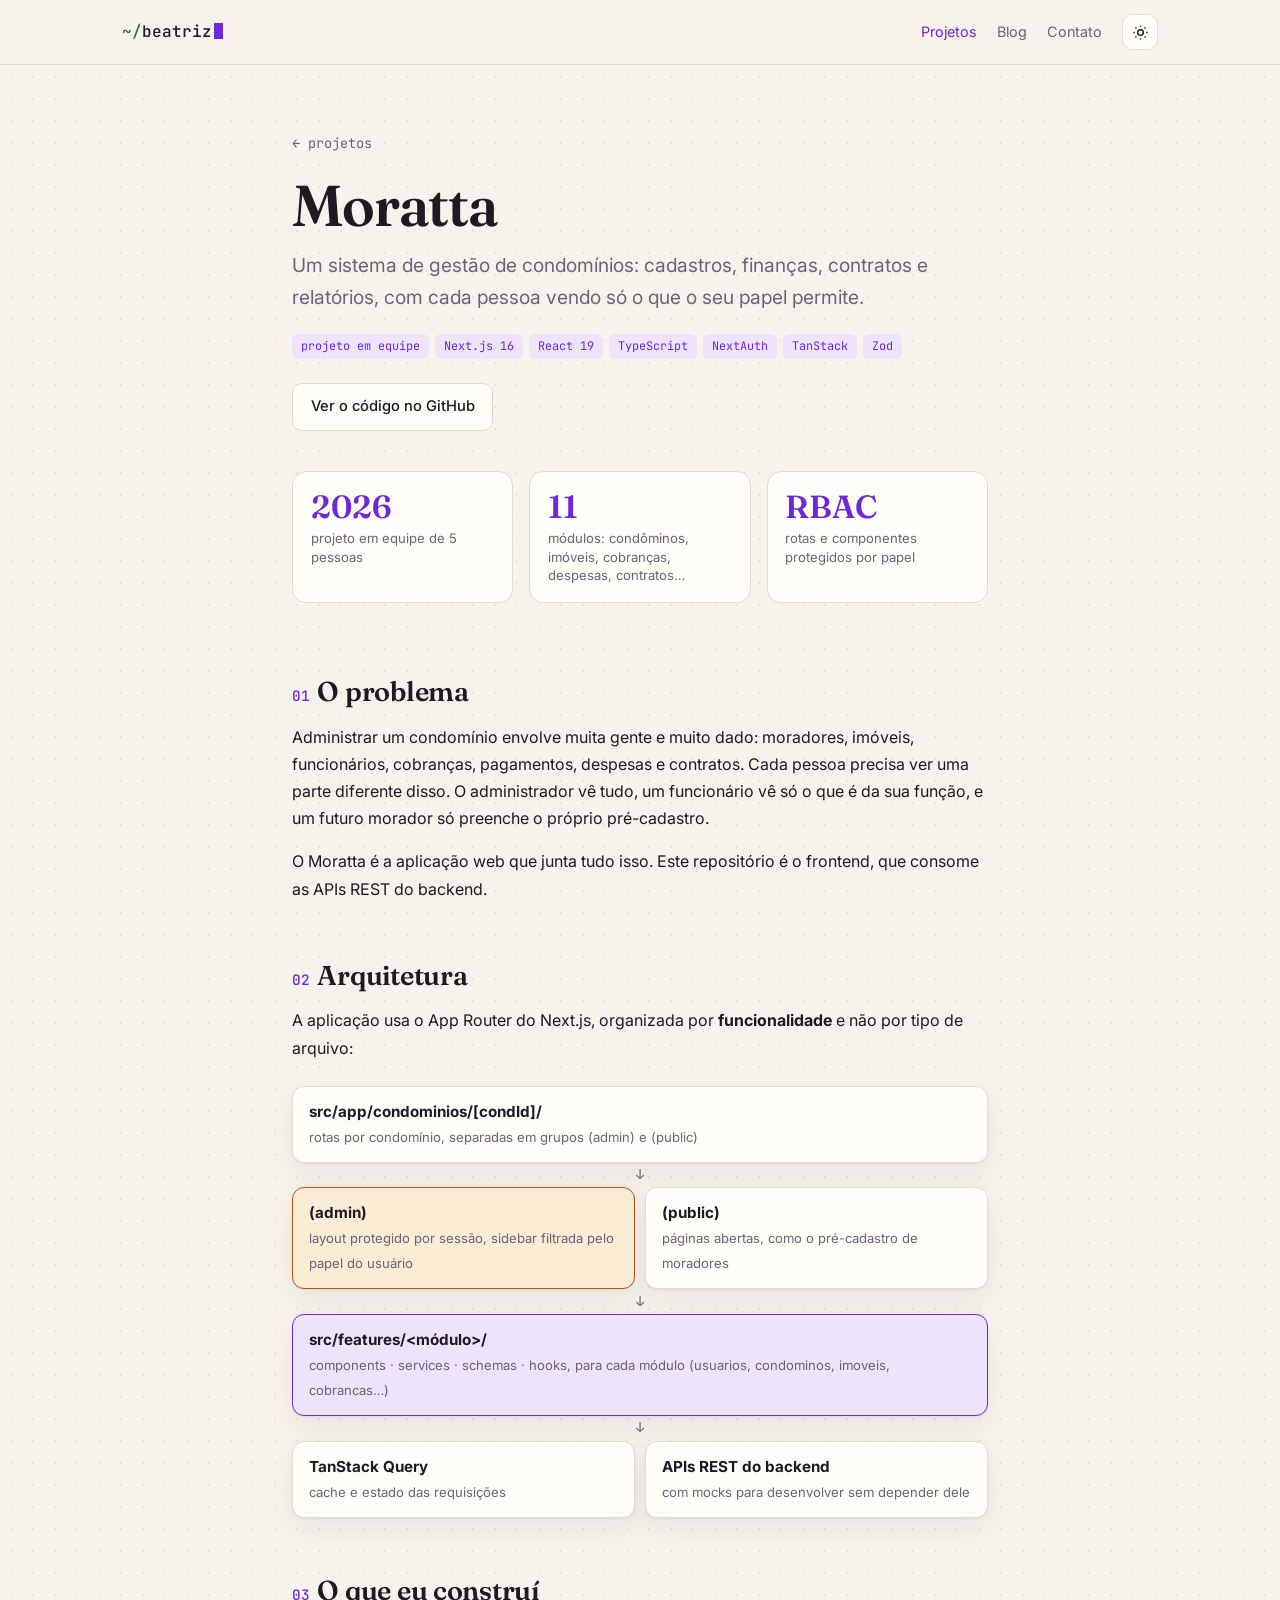
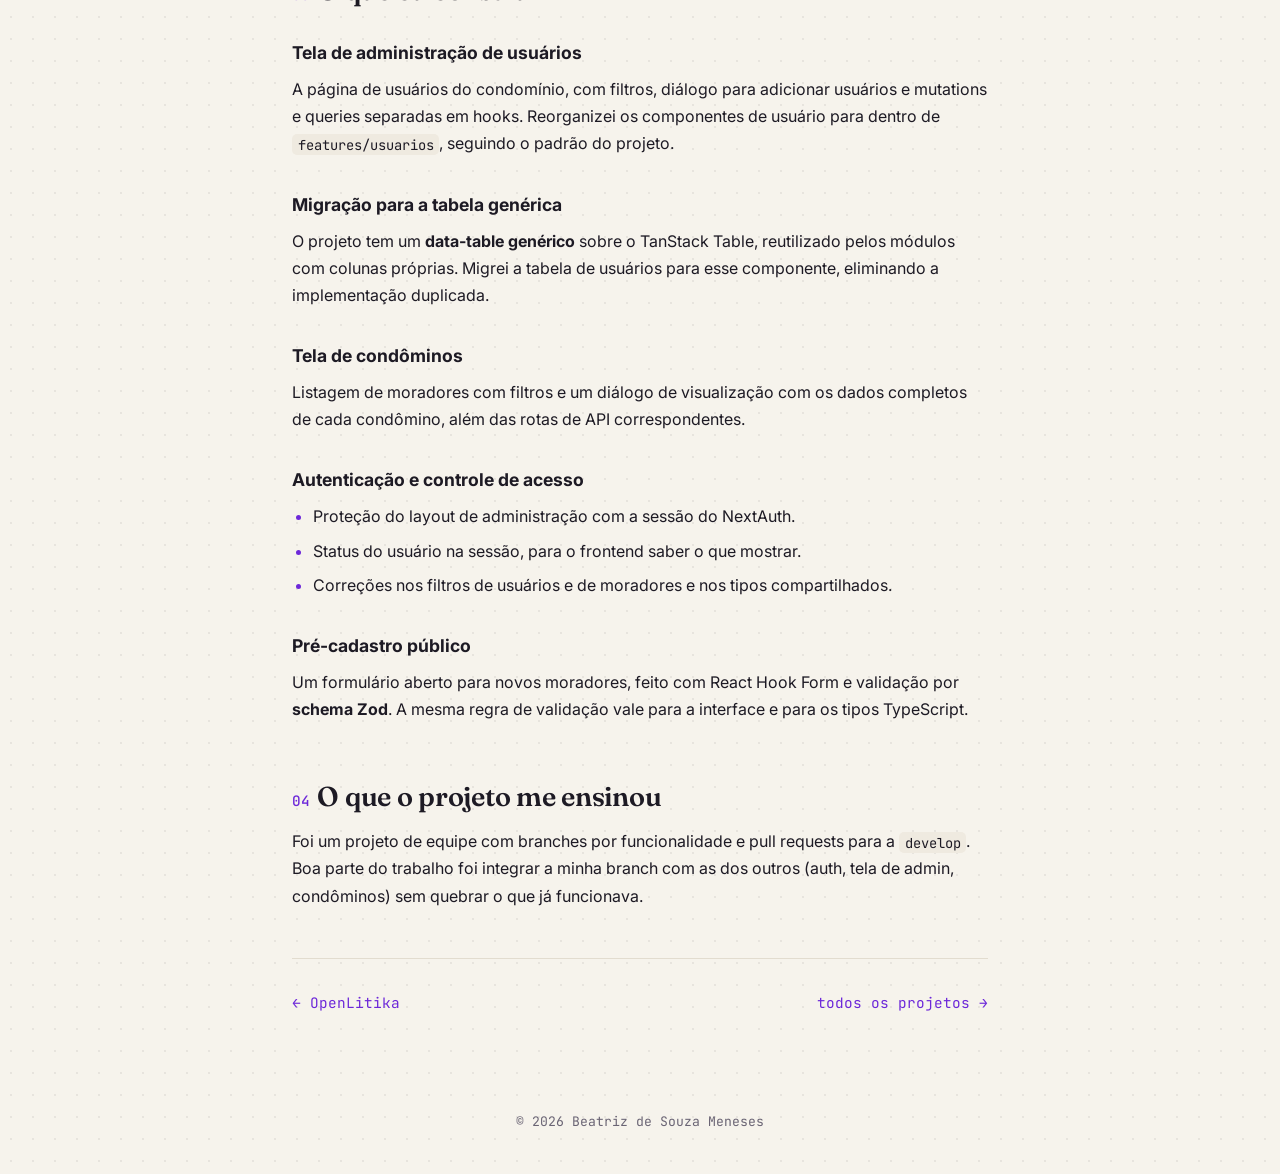
<file: projetos/moratta.html>
<!DOCTYPE html>
<html lang="pt-BR">
<head>
  <meta charset="UTF-8" />
  <meta name="viewport" content="width=device-width, initial-scale=1.0" />
  <title>Moratta · Beatriz Meneses</title>
  <meta name="description" content="Estudo de caso: frontend em Next.js de um sistema de gestão de condomínios, com controle de acesso por papel, tabelas genéricas e formulários validados com Zod." />
  <link rel="preconnect" href="https://fonts.googleapis.com" />
  <link rel="preconnect" href="https://fonts.gstatic.com" crossorigin />
  <link href="https://fonts.googleapis.com/css2?family=Fraunces:ital,opsz,wght@0,9..144,500;0,9..144,600;1,9..144,500&family=Inter:wght@400;500;600;700&family=JetBrains+Mono:wght@400;500&display=swap" rel="stylesheet" />
  <link rel="stylesheet" href="../assets/css/style.css" />
  <script>try { const t = localStorage.getItem('theme'); if (t) document.documentElement.dataset.theme = t; } catch (e) {}</script>
</head>
<body>
  <header class="nav">
    <div class="container nav-inner">
      <a href="../" class="logo"><span class="prompt">~/</span>beatriz<span class="cursor"></span></a>
      <nav class="nav-links">
        <a href="../#projetos" class="active">Projetos</a>
        <a href="../blog/">Blog</a>
        <a href="../#contato" class="hide-sm">Contato</a>
        <button class="theme-toggle" id="themeToggle" aria-label="Alternar tema">
          <svg class="icon-sun" viewBox="0 0 24 24" width="17" height="17" fill="none" stroke="currentColor" stroke-width="2"><circle cx="12" cy="12" r="4"/><path d="M12 2v2M12 20v2M4.9 4.9l1.4 1.4M17.7 17.7l1.4 1.4M2 12h2M20 12h2M4.9 19.1l1.4-1.4M17.7 6.3l1.4-1.4"/></svg>
          <svg class="icon-moon" viewBox="0 0 24 24" width="17" height="17" fill="none" stroke="currentColor" stroke-width="2"><path d="M21 12.8A9 9 0 1 1 11.2 3a7 7 0 0 0 9.8 9.8z"/></svg>
        </button>
      </nav>
    </div>
  </header>

  <main class="container narrow">
    <div class="article-head">
      <a class="back" href="../#projetos">← projetos</a>
      <h1>Moratta</h1>
      <p class="tagline">Um sistema de gestão de condomínios: cadastros, finanças, contratos e relatórios, com cada pessoa vendo só o que o seu papel permite.</p>
      <div class="chips">
        <span class="chip">projeto em equipe</span>
        <span class="chip">Next.js 16</span><span class="chip">React 19</span><span class="chip">TypeScript</span><span class="chip">NextAuth</span><span class="chip">TanStack</span><span class="chip">Zod</span>
      </div>
      <div class="hero-actions" style="margin-top:1.5rem">
        <a class="btn" href="https://github.com/Engenharia-De-Software-Grupo-5/novo-frontend" target="_blank" rel="noopener">Ver o código no GitHub</a>
      </div>
      <div class="fact-row">
        <div class="metric"><b>2026</b><span>projeto em equipe de 5 pessoas</span></div>
        <div class="metric"><b>11</b><span>módulos: condôminos, imóveis, cobranças, despesas, contratos…</span></div>
        <div class="metric"><b>RBAC</b><span>rotas e componentes protegidos por papel</span></div>
      </div>
    </div>

    <article class="prose">
      <h2><span class="n">01</span>O problema</h2>
      <p>
        Administrar um condomínio envolve muita gente e muito dado: moradores, imóveis, funcionários, cobranças,
        pagamentos, despesas e contratos. Cada pessoa precisa ver uma parte diferente disso. O administrador vê
        tudo, um funcionário vê só o que é da sua função, e um futuro morador só preenche o próprio pré-cadastro.
      </p>
      <p>O Moratta é a aplicação web que junta tudo isso. Este repositório é o frontend, que consome as APIs REST do backend.</p>

      <h2><span class="n">02</span>Arquitetura</h2>
      <p>A aplicação usa o App Router do Next.js, organizada por <strong>funcionalidade</strong> e não por tipo de arquivo:</p>
      <div class="flow">
        <div class="node"><b>src/app/condominios/[condId]/</b><small>rotas por condomínio, separadas em grupos (admin) e (public)</small></div>
        <div class="arrow">↓</div>
        <div class="split">
          <div class="node warm"><b>(admin)</b><small>layout protegido por sessão, sidebar filtrada pelo papel do usuário</small></div>
          <div class="node"><b>(public)</b><small>páginas abertas, como o pré-cadastro de moradores</small></div>
        </div>
        <div class="arrow">↓</div>
        <div class="node hl"><b>src/features/&lt;módulo&gt;/</b><small>components · services · schemas · hooks, para cada módulo (usuarios, condominos, imoveis, cobrancas…)</small></div>
        <div class="arrow">↓</div>
        <div class="split">
          <div class="node"><b>TanStack Query</b><small>cache e estado das requisições</small></div>
          <div class="node"><b>APIs REST do backend</b><small>com mocks para desenvolver sem depender dele</small></div>
        </div>
      </div>

      <h2><span class="n">03</span>O que eu construí</h2>

      <h3>Tela de administração de usuários</h3>
      <p>
        A página de usuários do condomínio, com filtros, diálogo para adicionar usuários e mutations e queries
        separadas em hooks. Reorganizei os componentes de usuário para dentro de <code>features/usuarios</code>,
        seguindo o padrão do projeto.
      </p>

      <h3>Migração para a tabela genérica</h3>
      <p>
        O projeto tem um <strong>data-table genérico</strong> sobre o TanStack Table, reutilizado pelos módulos com
        colunas próprias. Migrei a tabela de usuários para esse componente, eliminando a implementação duplicada.
      </p>

      <h3>Tela de condôminos</h3>
      <p>Listagem de moradores com filtros e um diálogo de visualização com os dados completos de cada condômino, além das rotas de API correspondentes.</p>

      <h3>Autenticação e controle de acesso</h3>
      <ul>
        <li>Proteção do layout de administração com a sessão do NextAuth.</li>
        <li>Status do usuário na sessão, para o frontend saber o que mostrar.</li>
        <li>Correções nos filtros de usuários e de moradores e nos tipos compartilhados.</li>
      </ul>

      <h3>Pré-cadastro público</h3>
      <p>
        Um formulário aberto para novos moradores, feito com React Hook Form e validação por <strong>schema Zod</strong>.
        A mesma regra de validação vale para a interface e para os tipos TypeScript.
      </p>

      <h2><span class="n">04</span>O que o projeto me ensinou</h2>
      <p>
        Foi um projeto de equipe com branches por funcionalidade e pull requests para a <code>develop</code>.
        Boa parte do trabalho foi integrar a minha branch com as dos outros (auth, tela de admin, condôminos)
        sem quebrar o que já funcionava.
      </p>

      <div class="next-proj">
        <a href="openlitika.html">← OpenLitika</a>
        <a href="../#projetos">todos os projetos →</a>
      </div>
    </article>
  </main>

  <footer class="container footer">© <span id="year"></span> Beatriz de Souza Meneses</footer>
  <script src="../assets/js/main.js"></script>
</body>
</html>
</file>
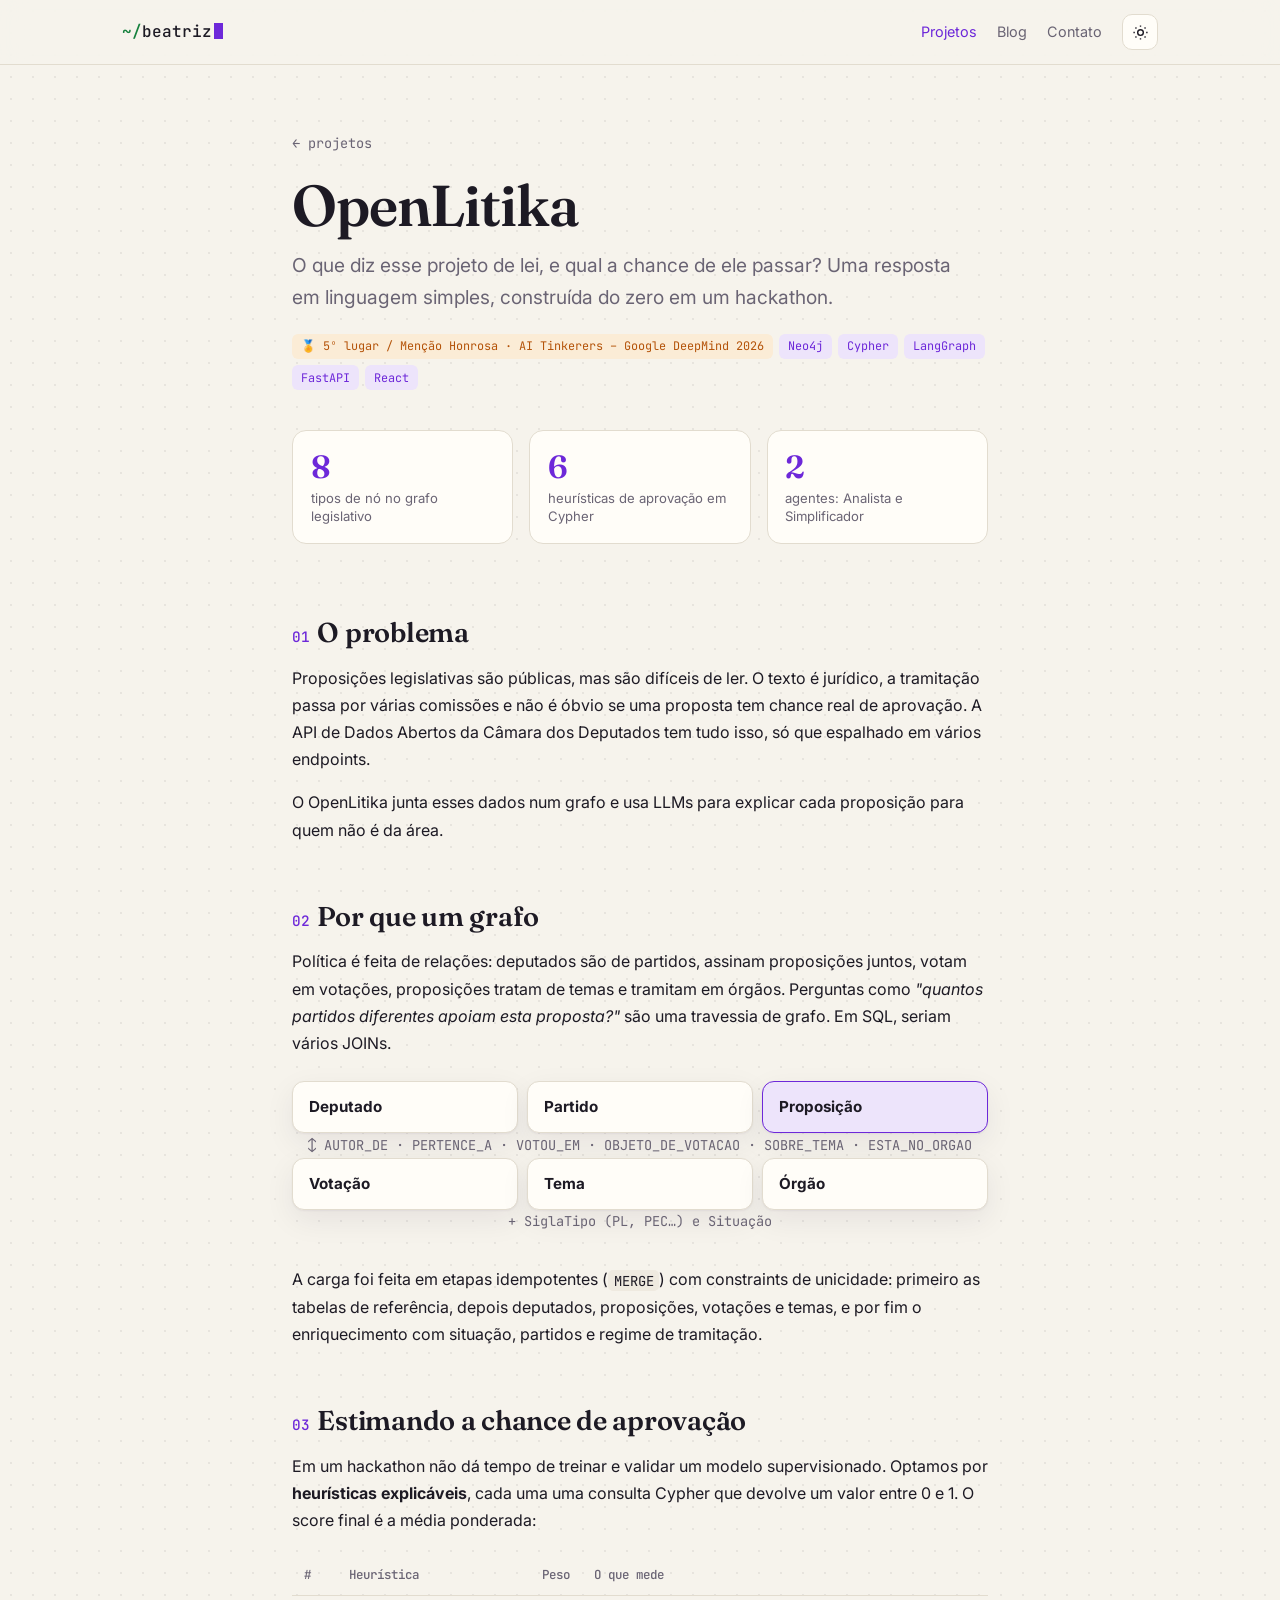
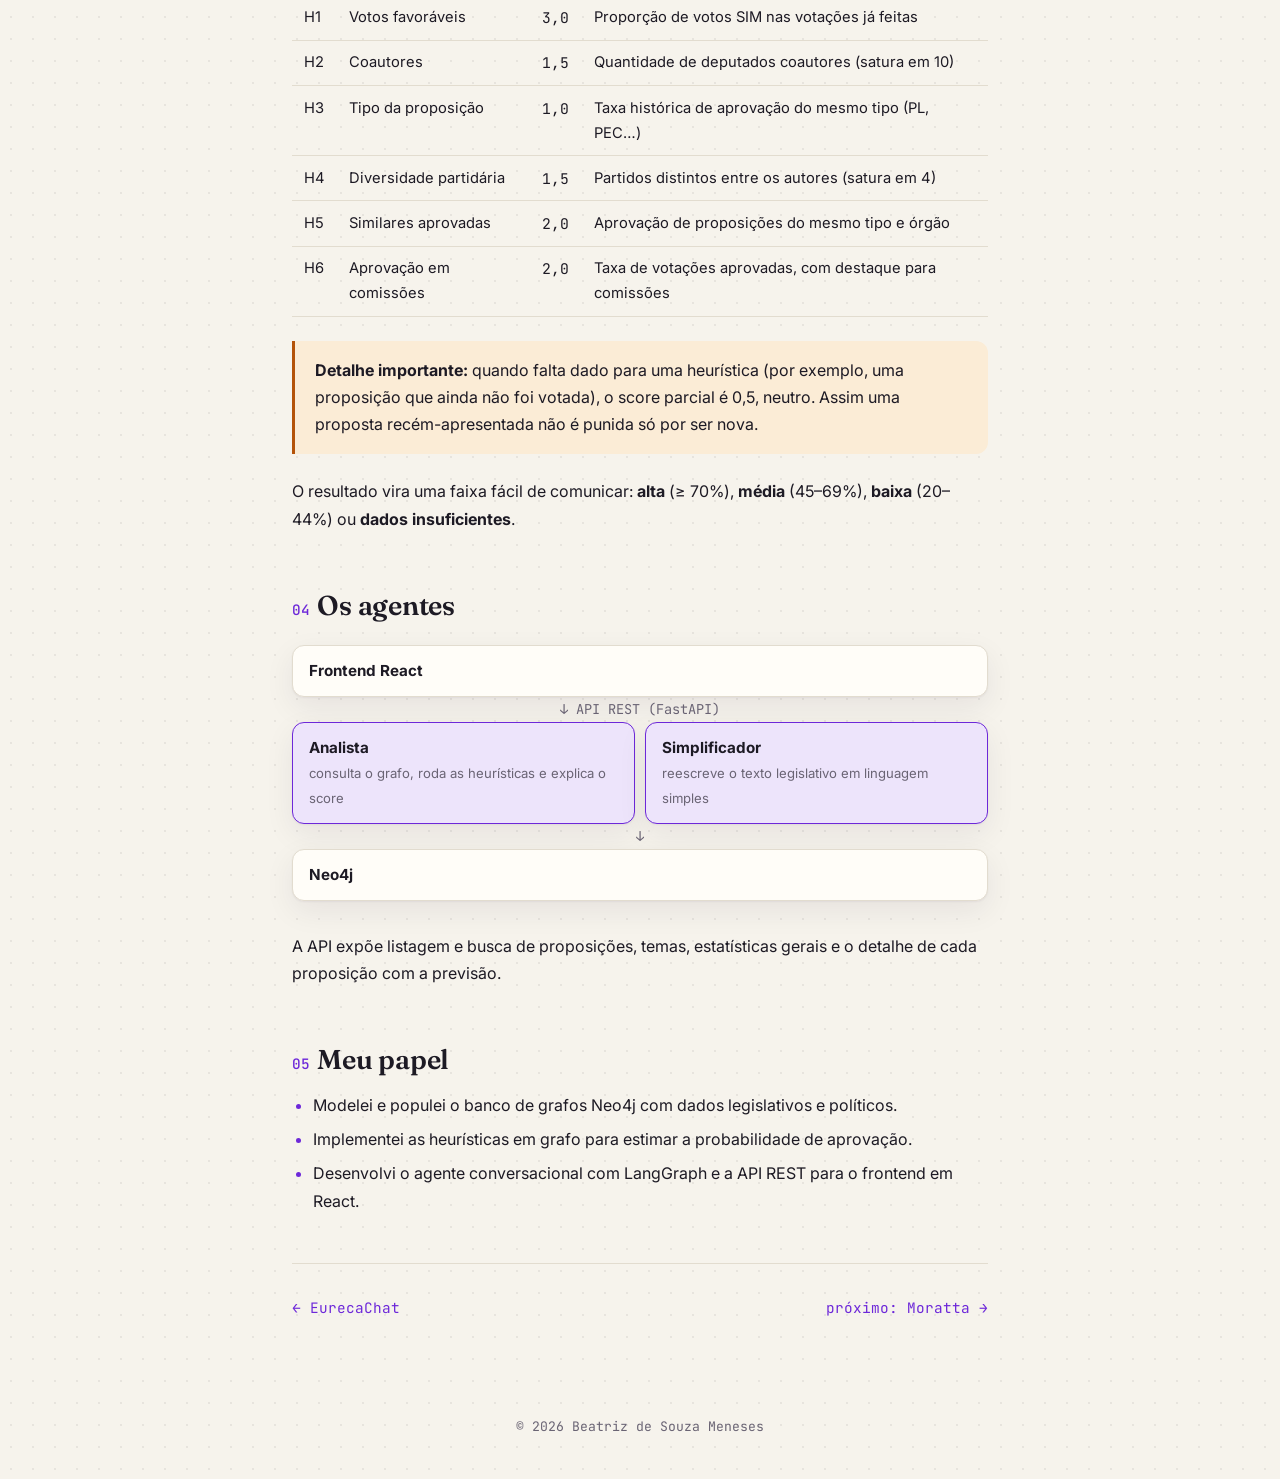
<file: projetos/openlitika.html>
<!DOCTYPE html>
<html lang="pt-BR">
<head>
  <meta charset="UTF-8" />
  <meta name="viewport" content="width=device-width, initial-scale=1.0" />
  <title>OpenLitika · Beatriz Meneses</title>
  <meta name="description" content="Estudo de caso: assistente de informação legislativa com grafo Neo4j, heurísticas de aprovação e agentes LangGraph. 5º lugar no Hackathon AI Tinkerers – Google DeepMind." />
  <link rel="preconnect" href="https://fonts.googleapis.com" />
  <link rel="preconnect" href="https://fonts.gstatic.com" crossorigin />
  <link href="https://fonts.googleapis.com/css2?family=Fraunces:ital,opsz,wght@0,9..144,500;0,9..144,600;1,9..144,500&family=Inter:wght@400;500;600;700&family=JetBrains+Mono:wght@400;500&display=swap" rel="stylesheet" />
  <link rel="stylesheet" href="../assets/css/style.css" />
  <script>try { const t = localStorage.getItem('theme'); if (t) document.documentElement.dataset.theme = t; } catch (e) {}</script>
</head>
<body>
  <header class="nav">
    <div class="container nav-inner">
      <a href="../" class="logo"><span class="prompt">~/</span>beatriz<span class="cursor"></span></a>
      <nav class="nav-links">
        <a href="../#projetos" class="active">Projetos</a>
        <a href="../blog/">Blog</a>
        <a href="../#contato" class="hide-sm">Contato</a>
        <button class="theme-toggle" id="themeToggle" aria-label="Alternar tema">
          <svg class="icon-sun" viewBox="0 0 24 24" width="17" height="17" fill="none" stroke="currentColor" stroke-width="2"><circle cx="12" cy="12" r="4"/><path d="M12 2v2M12 20v2M4.9 4.9l1.4 1.4M17.7 17.7l1.4 1.4M2 12h2M20 12h2M4.9 19.1l1.4-1.4M17.7 6.3l1.4-1.4"/></svg>
          <svg class="icon-moon" viewBox="0 0 24 24" width="17" height="17" fill="none" stroke="currentColor" stroke-width="2"><path d="M21 12.8A9 9 0 1 1 11.2 3a7 7 0 0 0 9.8 9.8z"/></svg>
        </button>
      </nav>
    </div>
  </header>

  <main class="container narrow">
    <div class="article-head">
      <a class="back" href="../#projetos">← projetos</a>
      <h1>OpenLitika</h1>
      <p class="tagline">O que diz esse projeto de lei, e qual a chance de ele passar? Uma resposta em linguagem simples, construída do zero em um hackathon.</p>
      <div class="chips">
        <span class="chip warm">🏅 5º lugar / Menção Honrosa · AI Tinkerers – Google DeepMind 2026</span>
        <span class="chip">Neo4j</span><span class="chip">Cypher</span><span class="chip">LangGraph</span><span class="chip">FastAPI</span><span class="chip">React</span>
      </div>
      <div class="fact-row">
        <div class="metric"><b>8</b><span>tipos de nó no grafo legislativo</span></div>
        <div class="metric"><b>6</b><span>heurísticas de aprovação em Cypher</span></div>
        <div class="metric"><b>2</b><span>agentes: Analista e Simplificador</span></div>
      </div>
    </div>

    <article class="prose">
      <h2><span class="n">01</span>O problema</h2>
      <p>
        Proposições legislativas são públicas, mas são difíceis de ler. O texto é jurídico, a tramitação passa por
        várias comissões e não é óbvio se uma proposta tem chance real de aprovação. A API de Dados Abertos da
        Câmara dos Deputados tem tudo isso, só que espalhado em vários endpoints.
      </p>
      <p>O OpenLitika junta esses dados num grafo e usa LLMs para explicar cada proposição para quem não é da área.</p>

      <h2><span class="n">02</span>Por que um grafo</h2>
      <p>
        Política é feita de relações: deputados são de partidos, assinam proposições juntos, votam em votações,
        proposições tratam de temas e tramitam em órgãos. Perguntas como <em>"quantos partidos diferentes apoiam
        esta proposta?"</em> são uma travessia de grafo. Em SQL, seriam vários JOINs.
      </p>
      <div class="flow">
        <div class="split three">
          <div class="node"><b>Deputado</b></div>
          <div class="node"><b>Partido</b></div>
          <div class="node hl"><b>Proposição</b></div>
        </div>
        <div class="arrow">↕ AUTOR_DE · PERTENCE_A · VOTOU_EM · OBJETO_DE_VOTACAO · SOBRE_TEMA · ESTA_NO_ORGAO</div>
        <div class="split three">
          <div class="node"><b>Votação</b></div>
          <div class="node"><b>Tema</b></div>
          <div class="node"><b>Órgão</b></div>
        </div>
        <div class="arrow">+ SiglaTipo (PL, PEC…) e Situação</div>
      </div>
      <p>
        A carga foi feita em etapas idempotentes (<code>MERGE</code>) com constraints de unicidade: primeiro as
        tabelas de referência, depois deputados, proposições, votações e temas, e por fim o enriquecimento com
        situação, partidos e regime de tramitação.
      </p>

      <h2><span class="n">03</span>Estimando a chance de aprovação</h2>
      <p>
        Em um hackathon não dá tempo de treinar e validar um modelo supervisionado. Optamos por
        <strong>heurísticas explicáveis</strong>, cada uma uma consulta Cypher que devolve um valor entre 0 e 1.
        O score final é a média ponderada:
      </p>
      <table>
        <thead><tr><th>#</th><th>Heurística</th><th>Peso</th><th>O que mede</th></tr></thead>
        <tbody>
          <tr><td>H1</td><td>Votos favoráveis</td><td class="num">3,0</td><td>Proporção de votos SIM nas votações já feitas</td></tr>
          <tr><td>H2</td><td>Coautores</td><td class="num">1,5</td><td>Quantidade de deputados coautores (satura em 10)</td></tr>
          <tr><td>H3</td><td>Tipo da proposição</td><td class="num">1,0</td><td>Taxa histórica de aprovação do mesmo tipo (PL, PEC…)</td></tr>
          <tr><td>H4</td><td>Diversidade partidária</td><td class="num">1,5</td><td>Partidos distintos entre os autores (satura em 4)</td></tr>
          <tr><td>H5</td><td>Similares aprovadas</td><td class="num">2,0</td><td>Aprovação de proposições do mesmo tipo e órgão</td></tr>
          <tr><td>H6</td><td>Aprovação em comissões</td><td class="num">2,0</td><td>Taxa de votações aprovadas, com destaque para comissões</td></tr>
        </tbody>
      </table>
      <blockquote>
        <p><strong>Detalhe importante:</strong> quando falta dado para uma heurística (por exemplo, uma proposição que ainda não foi votada), o score parcial é 0,5, neutro. Assim uma proposta recém-apresentada não é punida só por ser nova.</p>
      </blockquote>
      <p>O resultado vira uma faixa fácil de comunicar: <strong>alta</strong> (≥ 70%), <strong>média</strong> (45–69%), <strong>baixa</strong> (20–44%) ou <strong>dados insuficientes</strong>.</p>

      <h2><span class="n">04</span>Os agentes</h2>
      <div class="flow">
        <div class="node"><b>Frontend React</b></div>
        <div class="arrow">↓ API REST (FastAPI)</div>
        <div class="split">
          <div class="node hl"><b>Analista</b><small>consulta o grafo, roda as heurísticas e explica o score</small></div>
          <div class="node hl"><b>Simplificador</b><small>reescreve o texto legislativo em linguagem simples</small></div>
        </div>
        <div class="arrow">↓</div>
        <div class="node"><b>Neo4j</b></div>
      </div>
      <p>A API expõe listagem e busca de proposições, temas, estatísticas gerais e o detalhe de cada proposição com a previsão.</p>

      <h2><span class="n">05</span>Meu papel</h2>
      <ul>
        <li>Modelei e populei o banco de grafos Neo4j com dados legislativos e políticos.</li>
        <li>Implementei as heurísticas em grafo para estimar a probabilidade de aprovação.</li>
        <li>Desenvolvi o agente conversacional com LangGraph e a API REST para o frontend em React.</li>
      </ul>

      <div class="next-proj">
        <a href="eurecachat.html">← EurecaChat</a>
        <a href="moratta.html">próximo: Moratta →</a>
      </div>
    </article>
  </main>

  <footer class="container footer">© <span id="year"></span> Beatriz de Souza Meneses</footer>
  <script src="../assets/js/main.js"></script>
</body>
</html>
</file>
<file: assets/css/style.css>
:root {
  --bg: #f6f3ec;
  --surface: #fffdf8;
  --surface-2: #efeae0;
  --text: #1d1a24;
  --muted: #6a6474;
  --border: #e2dccf;
  --accent: #6d28d9;
  --accent-soft: #ede4fb;
  --warm: #b45309;
  --warm-soft: #fbecd6;
  --green: #15803d;
  --term-bg: #16141c;
  --term-text: #e9e5f2;
  --dot: rgba(29, 26, 36, .07);
  --shadow: 0 1px 2px rgba(30, 20, 50, .05), 0 10px 30px rgba(30, 20, 50, .07);
}
@media (prefers-color-scheme: dark) {
  :root:not([data-theme="light"]) {
    --bg: #0d0c11;
    --surface: #15131b;
    --surface-2: #1c1924;
    --text: #ece8f4;
    --muted: #9b95a8;
    --border: #2a2634;
    --accent: #b794f6;
    --accent-soft: #241d36;
    --warm: #f5b84a;
    --warm-soft: #2c2213;
    --green: #7ee0a1;
    --term-bg: #0a090d;
    --term-text: #e9e5f2;
    --dot: rgba(236, 232, 244, .05);
    --shadow: 0 1px 2px rgba(0, 0, 0, .3), 0 10px 30px rgba(0, 0, 0, .3);
  }
}
:root[data-theme="dark"] {
  --bg: #0d0c11;
  --surface: #15131b;
  --surface-2: #1c1924;
  --text: #ece8f4;
  --muted: #9b95a8;
  --border: #2a2634;
  --accent: #b794f6;
  --accent-soft: #241d36;
  --warm: #f5b84a;
  --warm-soft: #2c2213;
  --green: #7ee0a1;
  --term-bg: #0a090d;
  --term-text: #e9e5f2;
  --dot: rgba(236, 232, 244, .05);
  --shadow: 0 1px 2px rgba(0, 0, 0, .3), 0 10px 30px rgba(0, 0, 0, .3);
}

* { box-sizing: border-box; margin: 0; padding: 0; }
html { scroll-behavior: smooth; scroll-padding-top: 80px; }
body {
  font-family: 'Inter', system-ui, sans-serif;
  background-color: var(--bg);
  background-image: radial-gradient(var(--dot) 1px, transparent 1px);
  background-size: 22px 22px;
  color: var(--text);
  line-height: 1.7;
  -webkit-font-smoothing: antialiased;
}
a { color: inherit; }
img { max-width: 100%; display: block; }
[hidden] { display: none !important; }
::selection { background: var(--accent); color: var(--bg); }
.mono { font-family: 'JetBrains Mono', monospace; }
.serif { font-family: 'Fraunces', Georgia, serif; }
.muted { color: var(--muted); }
.container { width: 100%; max-width: 1100px; margin: 0 auto; padding: 0 16px; }
.narrow { max-width: 760px; }
@media (min-width: 640px) { .container { padding: 0 32px; } }

/* NAV */
.nav {
  position: sticky; top: 0; z-index: 50;
  background: color-mix(in srgb, var(--bg) 82%, transparent);
  backdrop-filter: blur(12px);
  border-bottom: 1px solid var(--border);
}
.nav-inner { display: flex; align-items: center; justify-content: space-between; height: 64px; gap: 1rem; }
.logo { font-family: 'JetBrains Mono', monospace; font-weight: 500; text-decoration: none; }
.logo .prompt { color: var(--green); }
.logo .cursor { display: inline-block; width: .55em; height: 1.05em; background: var(--accent); vertical-align: -2px; margin-left: 2px; animation: blink 1.1s steps(1) infinite; }
@keyframes blink { 50% { opacity: 0; } }
.nav-links { display: flex; gap: 1.25rem; font-size: .9rem; align-items: center; }
.nav-links a { color: var(--muted); text-decoration: none; }
.nav-links a:hover, .nav-links a.active { color: var(--accent); }
.nav-links .hide-sm { display: none; }
@media (min-width: 760px) { .nav-links .hide-sm { display: inline; } }
.theme-toggle {
  background: var(--surface); border: 1px solid var(--border); color: var(--text);
  width: 36px; height: 36px; border-radius: 10px; cursor: pointer; display: grid; place-items: center; flex-shrink: 0;
}
.icon-moon { display: none; }
:root[data-theme="dark"] .icon-sun { display: none; }
:root[data-theme="dark"] .icon-moon { display: block; }
@media (prefers-color-scheme: dark) {
  :root:not([data-theme="light"]) .icon-sun { display: none; }
  :root:not([data-theme="light"]) .icon-moon { display: block; }
}

/* BUTTONS / CHIPS */
.btn {
  display: inline-flex; align-items: center; gap: .5rem; padding: .65rem 1.1rem; border-radius: 10px;
  border: 1px solid var(--border); background: var(--surface); font-weight: 500; font-size: .92rem;
  text-decoration: none; transition: transform .15s, border-color .15s, background .15s; cursor: pointer;
}
.btn:hover { border-color: var(--accent); transform: translateY(-1px); }
.btn-primary { background: var(--accent); border-color: var(--accent); color: var(--bg); }
.chip {
  display: inline-block; font-family: 'JetBrains Mono', monospace; font-size: .74rem;
  background: var(--accent-soft); color: var(--accent); padding: .15rem .55rem; border-radius: 6px;
}
.chip.warm { background: var(--warm-soft); color: var(--warm); }
.chips { display: flex; flex-wrap: wrap; gap: .4rem; }

/* HERO */
.hero { display: grid; gap: 3rem; align-items: center; padding-top: 4.5rem; padding-bottom: 2rem; }
@media (min-width: 900px) { .hero { grid-template-columns: 1.15fr 1fr; padding-top: 6.5rem; } }
.hello { font-family: 'JetBrains Mono', monospace; color: var(--green); font-size: .9rem; }
.hero h1 {
  font-family: 'Fraunces', Georgia, serif; font-weight: 600; letter-spacing: -.02em;
  font-size: clamp(2.6rem, 7vw, 4.4rem); line-height: 1.02; margin-top: .75rem;
}
.hero h1 em { font-style: italic; color: var(--accent); font-weight: 500; }
.hero .lead { font-size: 1.15rem; color: var(--muted); margin-top: 1.5rem; max-width: 52ch; }
.hero .lead strong { color: var(--text); font-weight: 600; }
.hero-actions { display: flex; flex-wrap: wrap; gap: .6rem; margin-top: 2rem; }

.terminal {
  background: var(--term-bg); color: var(--term-text); border-radius: 14px; overflow: hidden;
  box-shadow: var(--shadow); border: 1px solid var(--border); font-family: 'JetBrains Mono', monospace; font-size: .82rem;
}
.term-bar { display: flex; gap: 6px; padding: .7rem .9rem; background: rgba(255, 255, 255, .04); align-items: center; }
.term-bar i { width: 11px; height: 11px; border-radius: 50%; background: #3a3644; }
.term-bar i:nth-child(1) { background: #ff6b6b; } .term-bar i:nth-child(2) { background: #f5b84a; } .term-bar i:nth-child(3) { background: #7ee0a1; }
.term-bar span { margin-left: .6rem; color: #8a8496; font-size: .75rem; }
.term-body { padding: 1rem 1.1rem 1.25rem; min-height: 300px; white-space: pre-wrap; line-height: 1.65; }
.term-body .p { color: #7ee0a1; }
.term-body .k { color: #b794f6; }
.term-body .w { color: #f5b84a; }
.term-body .d { color: #8a8496; }
.term-body .caret { display: inline-block; width: .55em; height: 1.05em; background: #e9e5f2; vertical-align: -2px; animation: blink 1.1s steps(1) infinite; }

/* SECTIONS */
.section { padding-top: 6rem; }
.kicker { font-family: 'JetBrains Mono', monospace; color: var(--accent); font-size: .85rem; }
.section h2 {
  font-family: 'Fraunces', Georgia, serif; font-weight: 600; letter-spacing: -.015em;
  font-size: clamp(1.8rem, 4vw, 2.5rem); line-height: 1.15; margin: .35rem 0 1rem;
}
.section-intro { color: var(--muted); max-width: 62ch; margin-bottom: 2rem; }
.card {
  background: var(--surface); border: 1px solid var(--border); border-radius: 16px; padding: 1.5rem; box-shadow: var(--shadow);
}

/* RECRUITER */
.recruiter { display: grid; gap: 1rem; }
@media (min-width: 900px) { .recruiter { grid-template-columns: 1.3fr 1fr; } }
.tldr li { list-style: none; padding: .6rem 0; border-bottom: 1px dashed var(--border); display: grid; grid-template-columns: 7.5rem 1fr; gap: 1rem; }
.tldr li:last-child { border-bottom: 0; }
.tldr .label { font-family: 'JetBrains Mono', monospace; font-size: .78rem; color: var(--muted); padding-top: .2rem; }
@media (max-width: 520px) { .tldr li { grid-template-columns: 1fr; gap: .1rem; } }
.metrics { display: grid; grid-template-columns: 1fr 1fr; gap: 1rem; align-content: start; }
.metric { background: var(--surface); border: 1px solid var(--border); border-radius: 14px; padding: 1.1rem; }
.metric b { display: block; font-family: 'Fraunces', Georgia, serif; font-size: 2rem; line-height: 1.1; color: var(--accent); font-weight: 600; }
.metric span { font-size: .82rem; color: var(--muted); line-height: 1.4; display: block; margin-top: .3rem; }
.recruiter-actions { display: flex; flex-wrap: wrap; gap: .6rem; margin-top: 1.25rem; }

/* PROJECT CARDS */
.project-list { display: grid; gap: 1.25rem; }
.project-card {
  display: grid; gap: 1.25rem; text-decoration: none; color: inherit;
  background: var(--surface); border: 1px solid var(--border); border-radius: 18px; padding: 1.75rem;
  box-shadow: var(--shadow); transition: transform .2s, border-color .2s;
}
@media (min-width: 860px) { .project-card { grid-template-columns: 1fr 260px; align-items: center; } }
.project-card:hover { transform: translateY(-3px); border-color: var(--accent); }
.project-card .meta { display: flex; flex-wrap: wrap; gap: .5rem; align-items: center; font-size: .8rem; }
.project-card h3 { font-family: 'Fraunces', Georgia, serif; font-size: 1.7rem; font-weight: 600; margin: .4rem 0 .3rem; letter-spacing: -.01em; }
.project-card p { color: var(--muted); }
.project-card .more { font-family: 'JetBrains Mono', monospace; color: var(--accent); font-size: .85rem; margin-top: 1rem; display: inline-block; }
.project-card .big-num {
  background: var(--surface-2); border-radius: 14px; padding: 1.25rem; text-align: center;
}
.project-card .big-num b { font-family: 'Fraunces', Georgia, serif; font-size: 2.6rem; color: var(--accent); display: block; line-height: 1.1; }
.project-card .big-num span { font-size: .82rem; color: var(--muted); }
.mini-projects { display: grid; gap: 1rem; margin-top: 1.25rem; }
@media (min-width: 760px) { .mini-projects { grid-template-columns: 1fr 1fr; } }
.mini-projects .card h4 { font-size: 1.05rem; margin-bottom: .3rem; }
.mini-projects .card p { color: var(--muted); font-size: .92rem; margin-bottom: .8rem; }

/* JOURNEY */
.journey { position: relative; padding-left: 1.75rem; }
.journey::before { content: ''; position: absolute; left: 5px; top: .5rem; bottom: .5rem; width: 2px; background: var(--border); }
.step { position: relative; padding-bottom: 2rem; }
.step:last-child { padding-bottom: 0; }
.step::before {
  content: ''; position: absolute; left: -1.75rem; top: .45rem; width: 12px; height: 12px; border-radius: 50%;
  background: var(--bg); border: 2px solid var(--accent);
}
.step.hl::before { background: var(--accent); }
.step .when { font-family: 'JetBrains Mono', monospace; font-size: .78rem; color: var(--muted); }
.step h4 { font-size: 1.05rem; margin: .1rem 0 .2rem; }
.step p { color: var(--muted); font-size: .95rem; }

/* POSTS */
.post-list { display: grid; gap: .75rem; }
.post-item {
  display: flex; flex-wrap: wrap; justify-content: space-between; gap: .5rem 1.5rem; align-items: baseline;
  padding: 1.1rem 1.25rem; border: 1px solid var(--border); border-radius: 14px; background: var(--surface);
  text-decoration: none; transition: border-color .15s;
}
.post-item:hover { border-color: var(--accent); }
.post-item h3 { font-size: 1.05rem; font-weight: 600; }
.post-item p { color: var(--muted); font-size: .9rem; width: 100%; }
.post-item time { font-family: 'JetBrains Mono', monospace; font-size: .78rem; color: var(--muted); }

/* SKILLS */
.skills-grid { display: grid; gap: 1rem; }
@media (min-width: 640px) { .skills-grid { grid-template-columns: 1fr 1fr; } }
@media (min-width: 960px) { .skills-grid { grid-template-columns: repeat(3, 1fr); } }
.skills-grid h4 { font-size: .95rem; margin-bottom: .7rem; }

/* CONTACT */
.contact-box { text-align: center; padding: 3rem 1.5rem; }
.contact-box h2 { margin-bottom: .75rem; }
.contact-box p { color: var(--muted); max-width: 52ch; margin: 0 auto; }
.contact-box .hero-actions { justify-content: center; }
.footer { padding: 4rem 0 2.5rem; text-align: center; font-size: .82rem; color: var(--muted); font-family: 'JetBrains Mono', monospace; }

/* ARTICLE (projetos + blog) */
.article-head { padding-top: 4rem; padding-bottom: 1rem; }
.back { font-family: 'JetBrains Mono', monospace; font-size: .85rem; color: var(--muted); text-decoration: none; }
.back:hover { color: var(--accent); }
.article-head h1 {
  font-family: 'Fraunces', Georgia, serif; font-weight: 600; font-size: clamp(2.3rem, 6vw, 3.6rem);
  letter-spacing: -.02em; line-height: 1.05; margin: 1.25rem 0 .75rem;
}
.article-head .tagline { font-size: 1.2rem; color: var(--muted); max-width: 55ch; }
.article-head .chips { margin-top: 1.25rem; }
.fact-row { display: grid; gap: 1rem; grid-template-columns: repeat(auto-fit, minmax(150px, 1fr)); margin: 2.5rem 0 0; }
.prose { padding-bottom: 2rem; }
.prose h2 {
  font-family: 'Fraunces', Georgia, serif; font-weight: 600; font-size: 1.7rem; letter-spacing: -.01em;
  margin: 3.5rem 0 1rem; line-height: 1.2;
}
.prose h2 .n { font-family: 'JetBrains Mono', monospace; font-size: .9rem; color: var(--accent); font-weight: 500; margin-right: .5rem; }
.prose h3 { font-size: 1.1rem; margin: 2rem 0 .5rem; }
.prose p, .prose ul, .prose ol { margin-bottom: 1rem; }
.prose ul, .prose ol { padding-left: 1.3rem; }
.prose li { margin-bottom: .45rem; }
.prose li::marker { color: var(--accent); }
.prose a { color: var(--accent); }
.prose code { font-family: 'JetBrains Mono', monospace; font-size: .86em; background: var(--surface-2); padding: .1rem .35rem; border-radius: 5px; }
.prose pre {
  background: var(--term-bg); color: var(--term-text); border-radius: 12px; padding: 1.1rem 1.25rem; overflow-x: auto;
  font-size: .84rem; line-height: 1.6; margin: 1.25rem 0 1.5rem; border: 1px solid var(--border);
}
.prose pre code { background: none; padding: 0; font-size: inherit; color: inherit; }
.prose pre .c { color: #8a8496; } .prose pre .k { color: #b794f6; } .prose pre .s { color: #7ee0a1; } .prose pre .w { color: #f5b84a; }
.prose blockquote {
  border-left: 3px solid var(--warm); background: var(--warm-soft); padding: 1rem 1.25rem; border-radius: 0 12px 12px 0; margin: 1.5rem 0;
}
.prose blockquote p:last-child { margin-bottom: 0; }
.prose table { width: 100%; border-collapse: collapse; margin: 1.25rem 0 1.5rem; font-size: .92rem; display: block; overflow-x: auto; }
.prose th, .prose td { text-align: left; padding: .6rem .75rem; border-bottom: 1px solid var(--border); vertical-align: top; }
.prose th { font-family: 'JetBrains Mono', monospace; font-size: .78rem; color: var(--muted); font-weight: 500; }
.prose td.num { font-family: 'JetBrains Mono', monospace; white-space: nowrap; }

/* Flow diagram */
.flow { display: flex; flex-direction: column; align-items: stretch; gap: 0; margin: 1.5rem 0 2rem; }
.flow .node {
  background: var(--surface); border: 1px solid var(--border); border-radius: 12px; padding: .75rem 1rem;
  font-size: .92rem; box-shadow: var(--shadow);
}
.flow .node b { display: block; font-size: .95rem; }
.flow .node small { color: var(--muted); font-size: .82rem; }
.flow .node.hl { border-color: var(--accent); background: var(--accent-soft); }
.flow .node.warm { border-color: var(--warm); background: var(--warm-soft); }
.flow .arrow { text-align: center; color: var(--muted); font-family: 'JetBrains Mono', monospace; font-size: .85rem; line-height: 1; padding: .35rem 0; }
.flow .split { display: grid; gap: .6rem; grid-template-columns: 1fr; }
@media (min-width: 600px) { .flow .split { grid-template-columns: 1fr 1fr; } .flow .split.three { grid-template-columns: 1fr 1fr 1fr; } }

.next-proj { display: flex; justify-content: space-between; gap: 1rem; flex-wrap: wrap; border-top: 1px solid var(--border); padding-top: 2rem; margin-top: 3rem; }
.next-proj a { text-decoration: none; color: var(--accent); font-family: 'JetBrains Mono', monospace; font-size: .9rem; }

/* Reveal on scroll */
.reveal { opacity: 0; transform: translateY(14px); transition: opacity .6s ease, transform .6s ease; }
.reveal.in { opacity: 1; transform: none; }
@media (prefers-reduced-motion: reduce) {
  .reveal { opacity: 1; transform: none; transition: none; }
  .logo .cursor, .term-body .caret { animation: none; }
  html { scroll-behavior: auto; }
}
</file>
